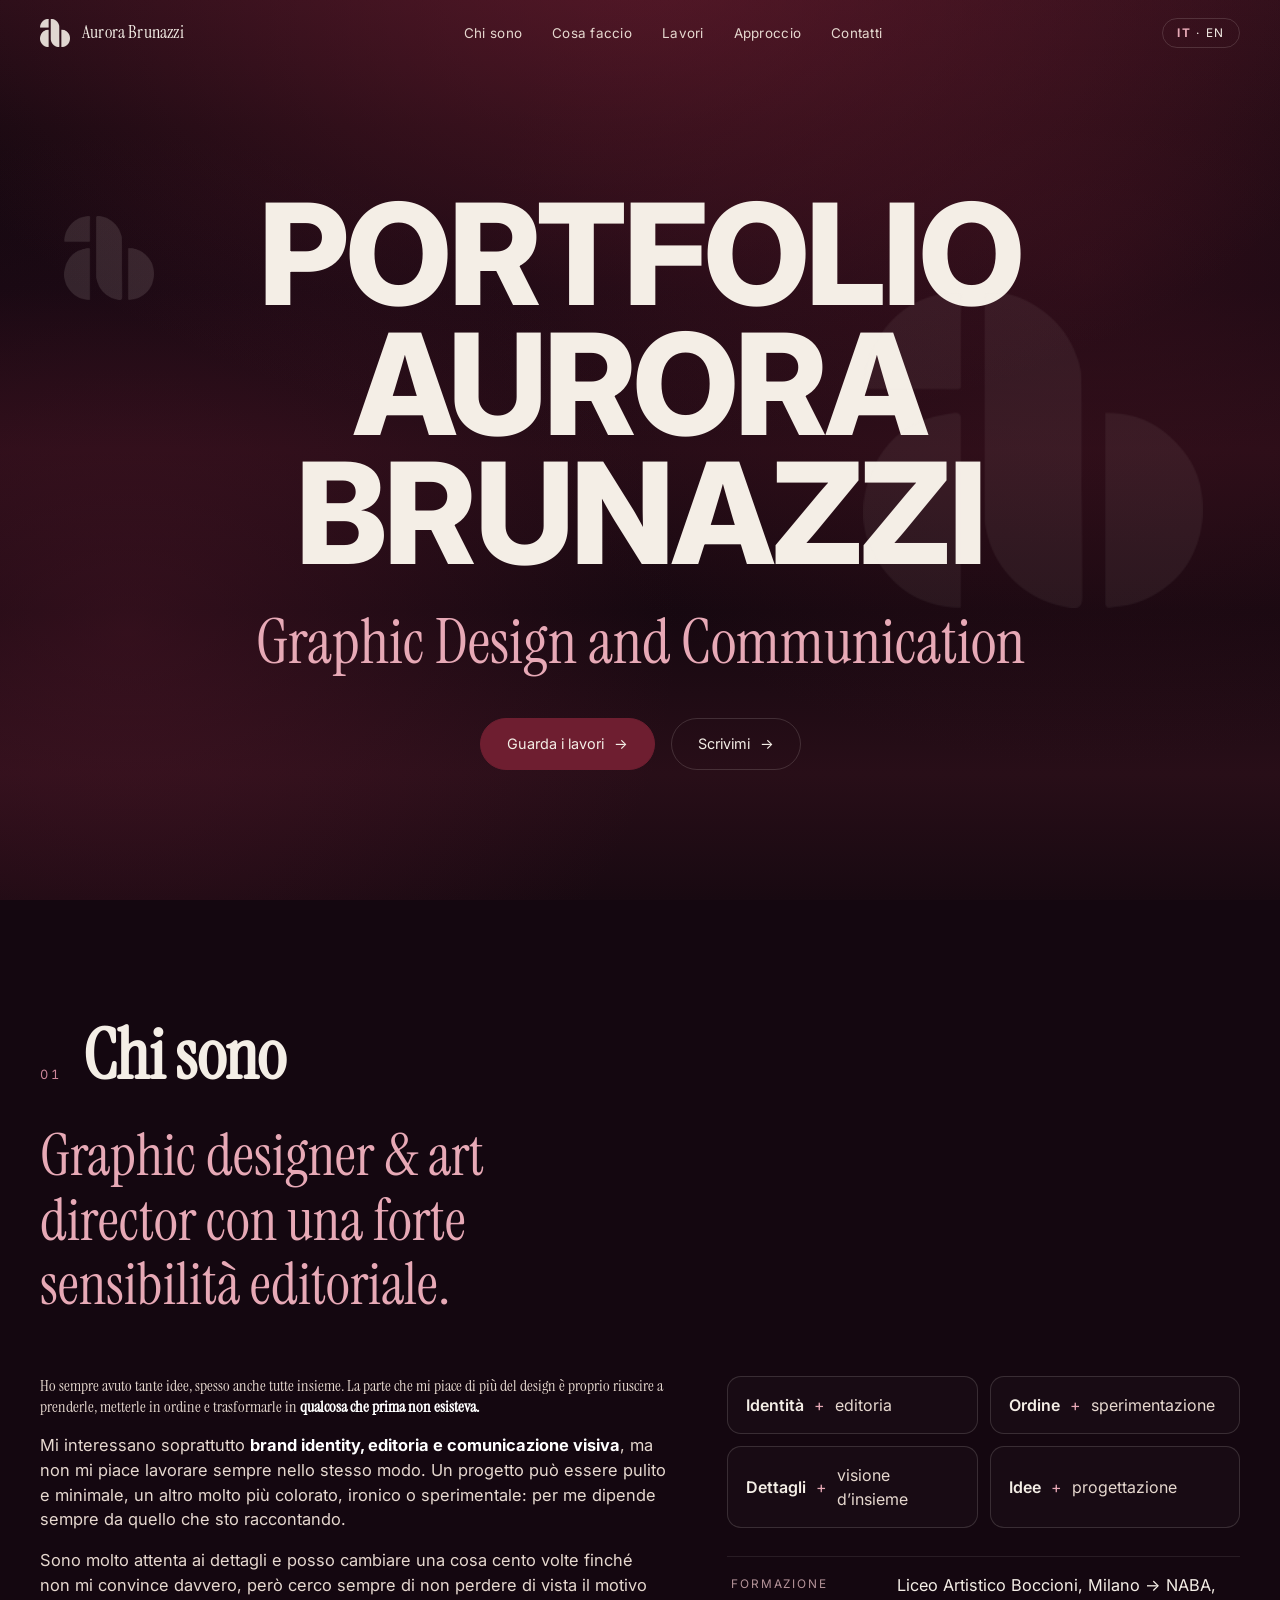
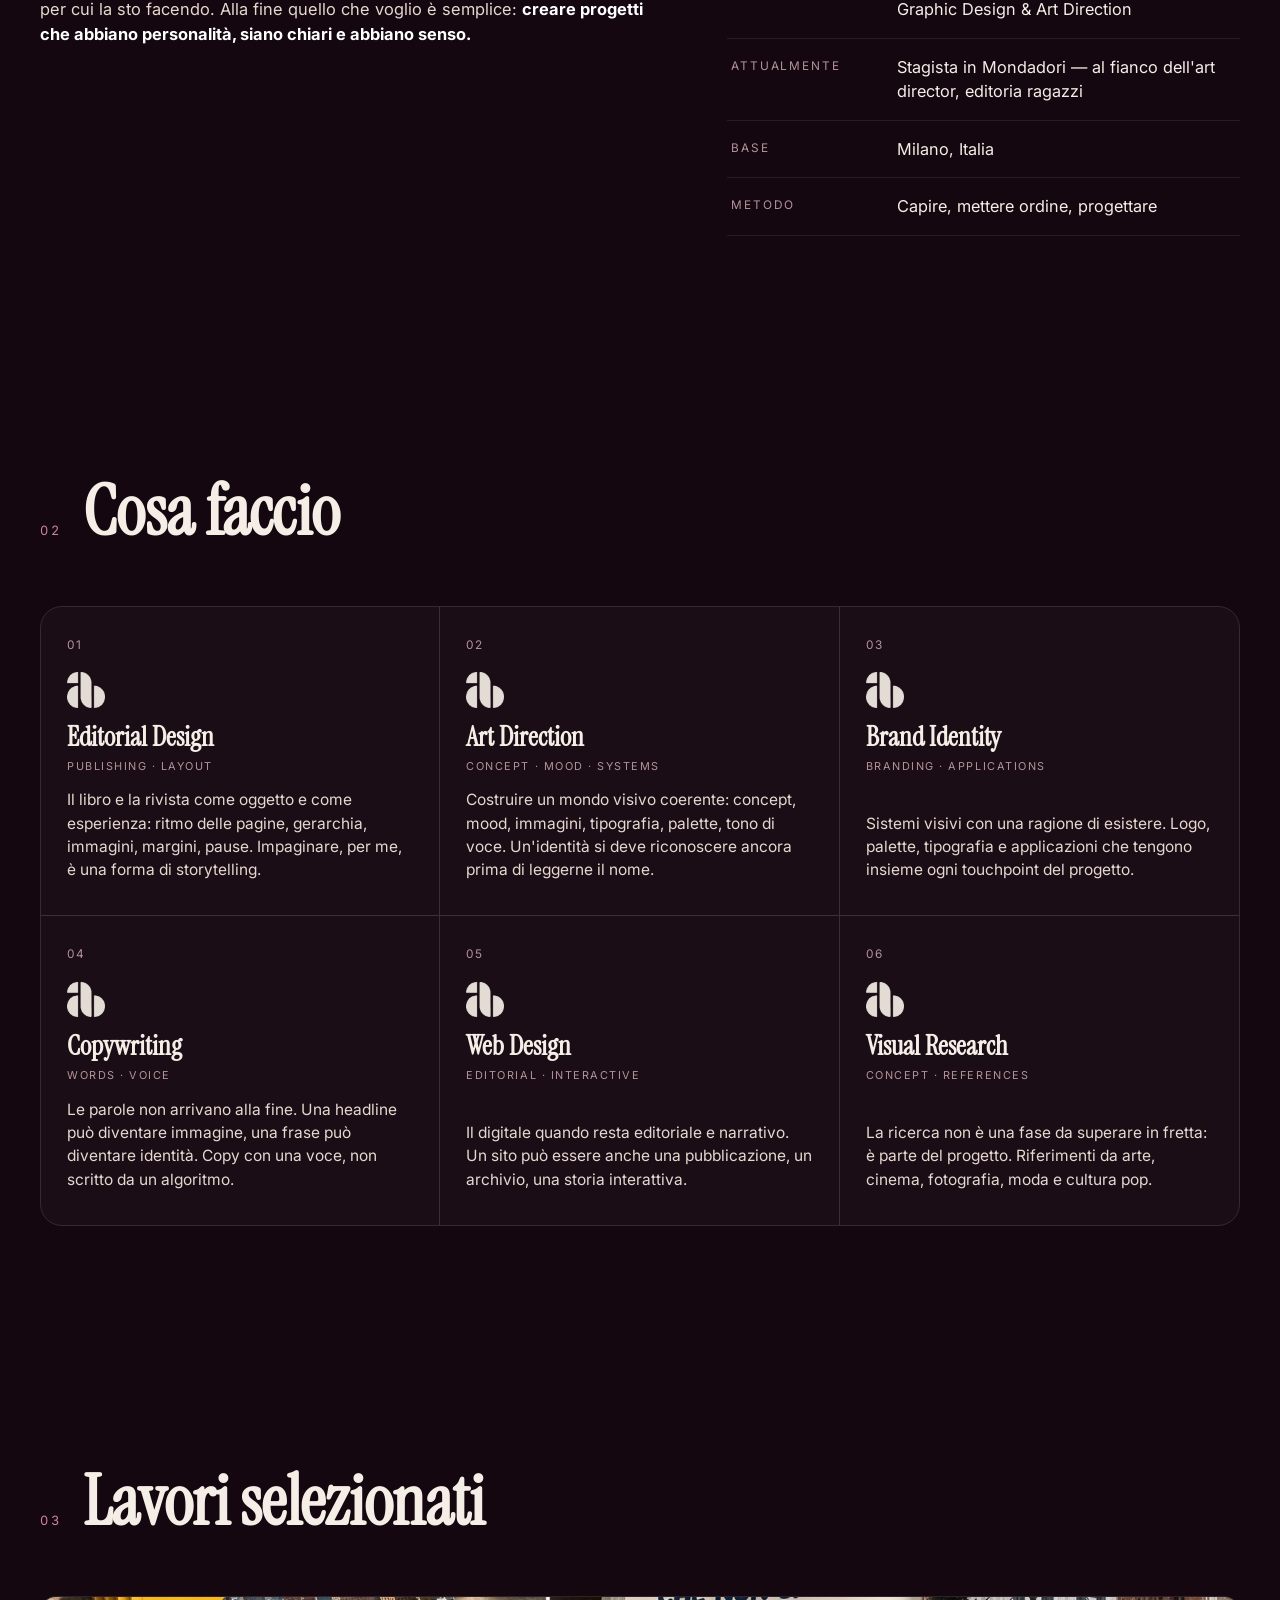
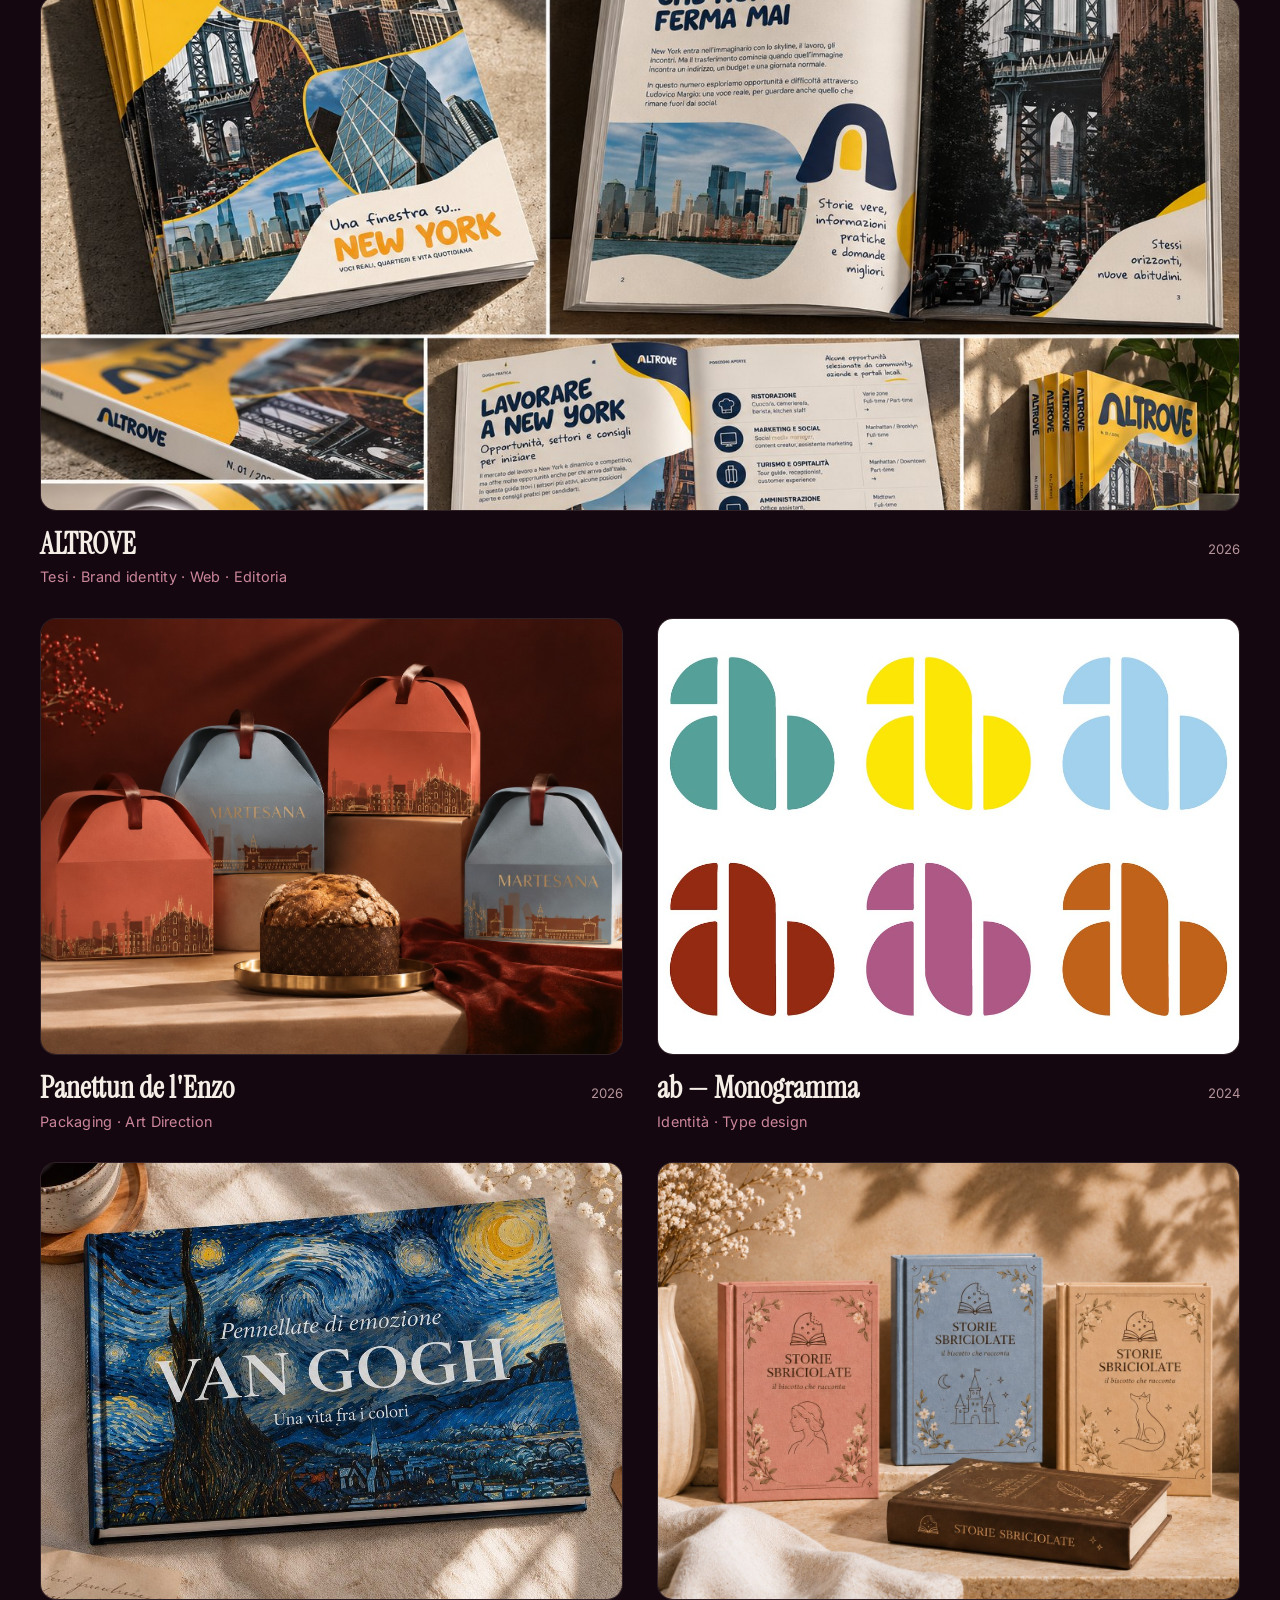
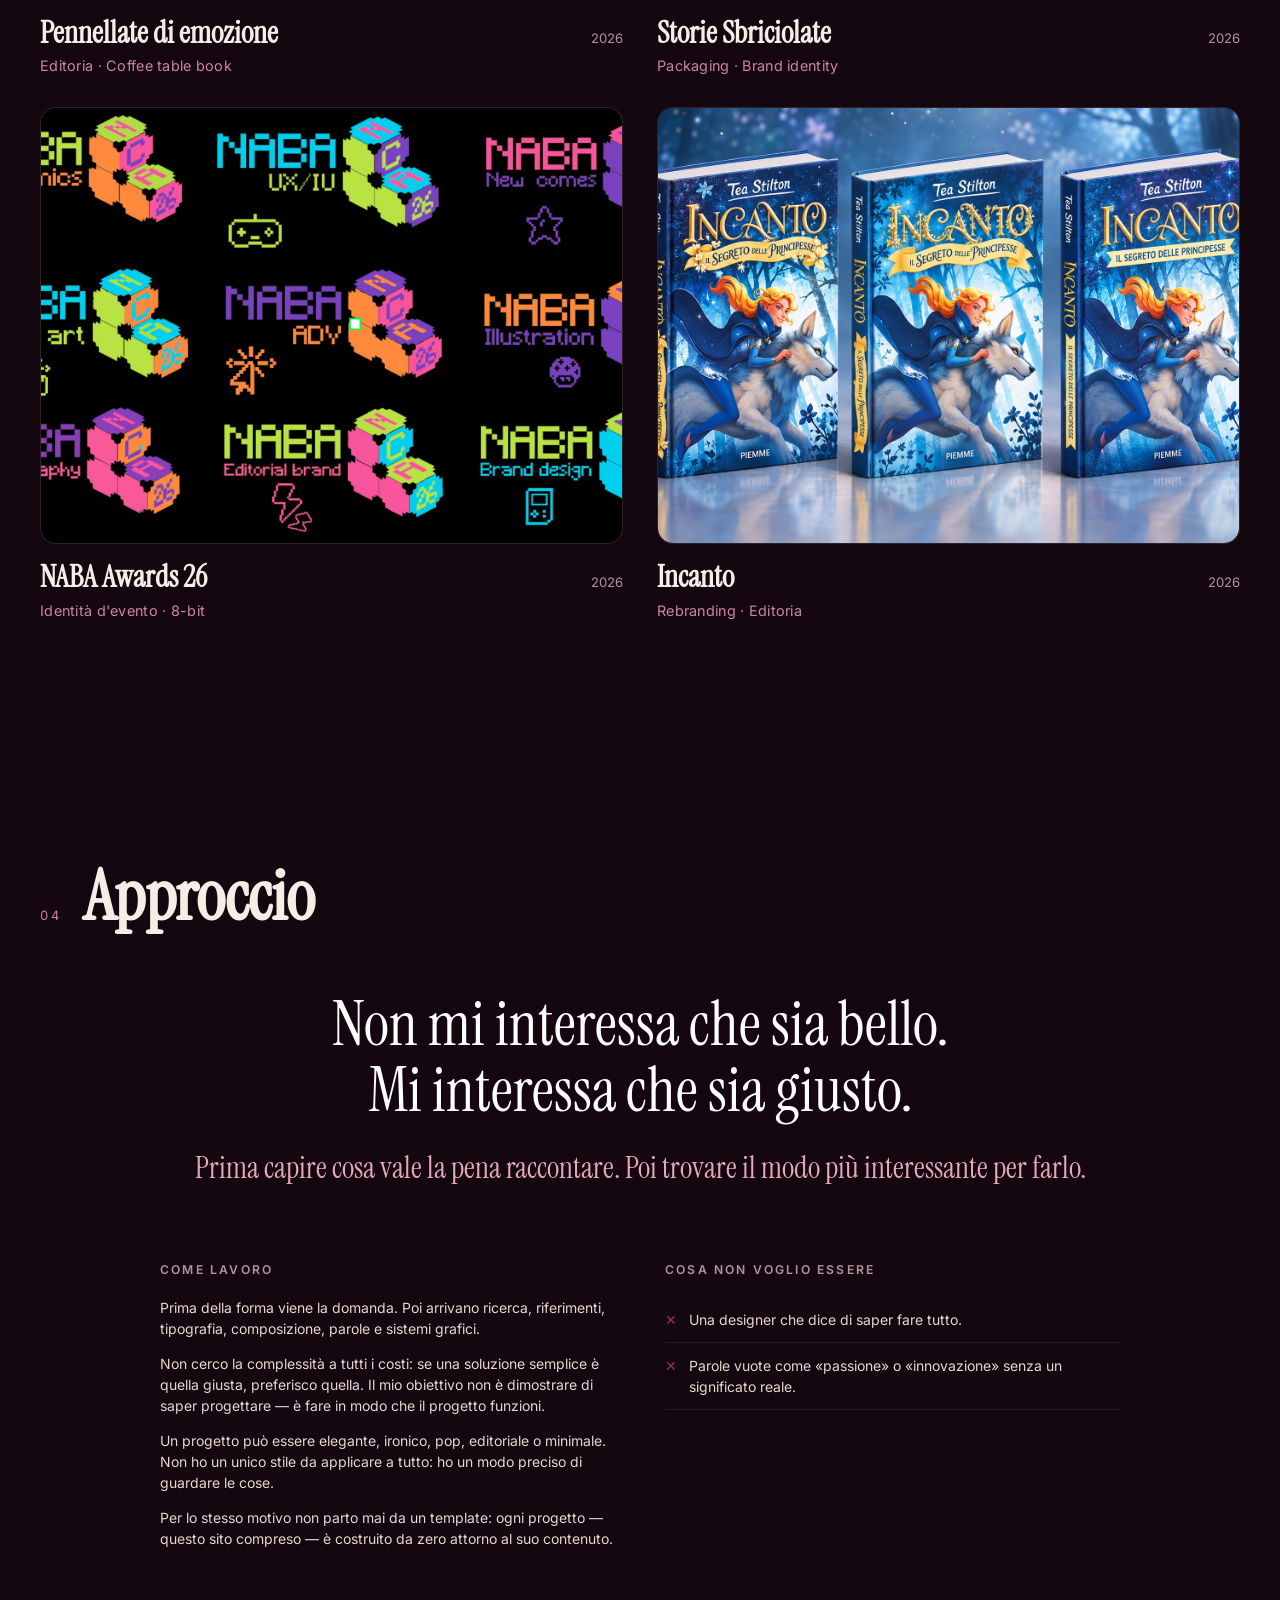
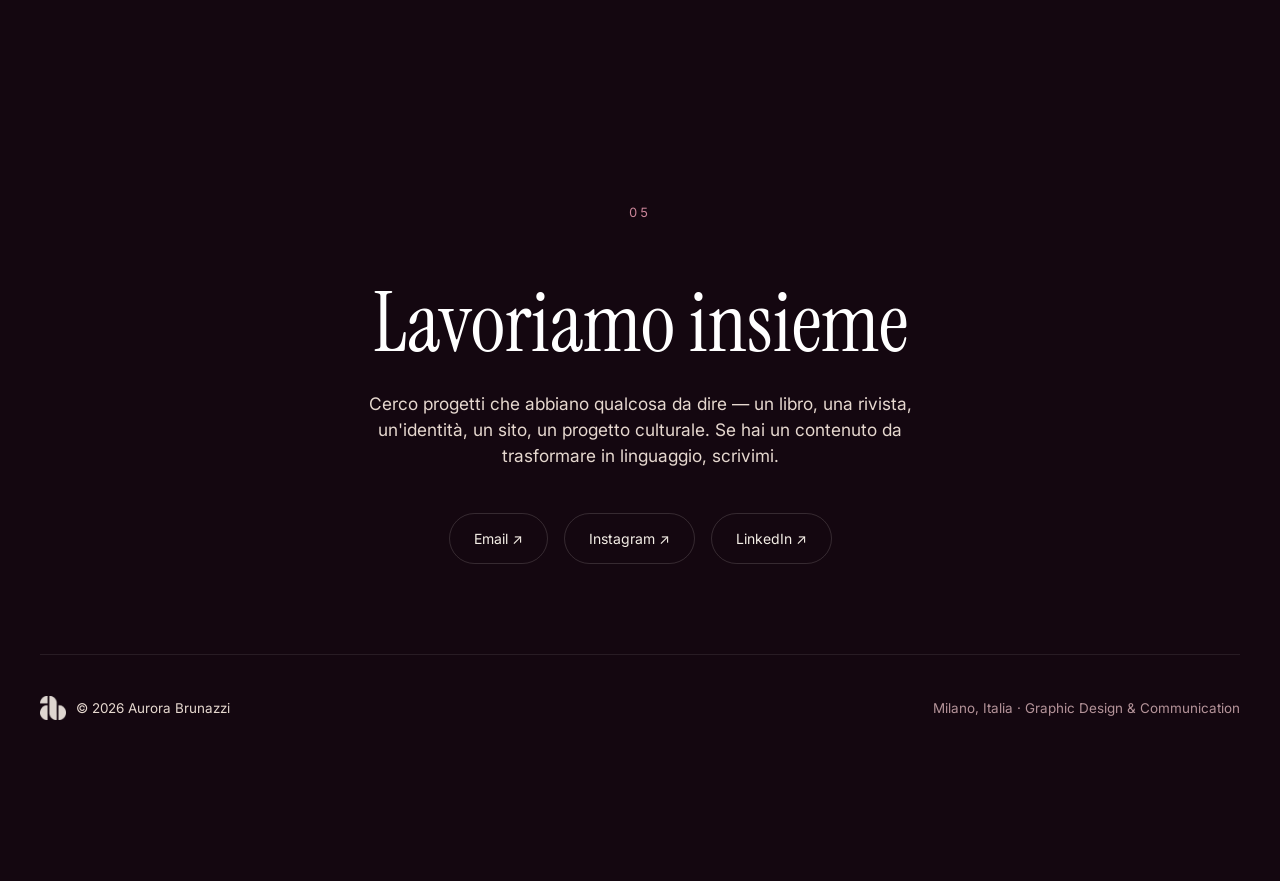
<file: index.html>
<!doctype html><html><head><meta charset=utf8><meta name=viewport content="width=device-width,initial-scale=1"><style>:root{color-scheme:light}body{margin:0;padding:0;font:14px -apple-system,BlinkMacSystemFont,sans-serif;background:#fff;color:#000}img{max-width:100%}[hidden]:not([hidden=until-found i]){display:none!important}</style></head><body>
<!doctype html><html lang="it"><head>
<meta charset="utf-8"><meta name="viewport" content="width=device-width,initial-scale=1">
<title>Aurora Brunazzi — Graphic designer e art director · Portfolio</title>
<meta name="description" content="Portfolio di Aurora Brunazzi — graphic designer e art director, Milano. Editoria, identità visiva, packaging.">
<link rel="icon" href="img01.png">
<link rel="preconnect" href="https://fonts.googleapis.com"><link rel="preconnect" href="https://fonts.gstatic.com" crossorigin>
<link href="https://fonts.googleapis.com/css2?family=Inter:wght@300;400;500;600;700;800&family=Instrument+Serif:ital@0;1&display=swap" rel="stylesheet">
<style>
*,*::before,*::after{box-sizing:border-box}
html{scroll-behavior:smooth}
body{margin:0}
:root{
  --ink:#F4EEE6; --ink2:#E6D8CF; --muted:#B49399;
  --bord:#6E1E30; --bord-deep:#481320; --bord-br:#9B2F4C; --wine:#3A0F1B;
  --rosa:#E7A9B6; --rosa2:#CC869A; --gold:#C8A25C;
  --line:rgba(244,238,230,.15); --line2:rgba(244,238,230,.09);
  --sans:'Inter',system-ui,-apple-system,sans-serif;
  --serif:'Instrument Serif',Georgia,serif;
  --mono:'Inter',monospace;
  --maxw:1280px;
}
body{
  font-family:var(--sans); color:var(--ink); background:#140710;
  -webkit-font-smoothing:antialiased; line-height:1.5; overflow-x:hidden;
  background-image:
    radial-gradient(1300px 820px at 50% -6%, rgba(120,32,52,.55) 0%, rgba(120,32,52,0) 60%),
    radial-gradient(1100px 900px at 85% 30%, rgba(74,20,34,.45) 0%, rgba(74,20,34,0) 55%),
    radial-gradient(1000px 900px at 10% 70%, rgba(92,26,46,.40) 0%, rgba(92,26,46,0) 55%),
    linear-gradient(180deg,#260D17 0%,#180911 14%,#120710 32%,#250C16 50%,#160810 68%,#280E18 86%,#180911 100%);
  background-attachment:fixed;
}
a{color:inherit;text-decoration:none}
img{display:block;max-width:100%}
.wrap{max-width:var(--maxw);margin:0 auto;padding:0 40px}
.eyebrow{font-size:.72rem;letter-spacing:.28em;text-transform:uppercase;color:var(--muted)}
h1,h2,h3,h4{margin:0;font-weight:600}
p{margin:0}
b{font-weight:700;color:#fff}

/* monogram watermark pattern */
.mono-mark{width:var(--mw,34px);height:var(--mw,34px);object-fit:contain;opacity:.9}

/* NAV */
.nav{position:fixed;top:0;left:0;right:0;z-index:50;display:flex;align-items:center;justify-content:space-between;
  padding:18px 40px;transition:background .3s,backdrop-filter .3s,border-color .3s;border-bottom:1px solid transparent}
.nav.scrolled{background:rgba(20,7,16,.72);backdrop-filter:blur(14px);border-bottom:1px solid var(--line2)}
.nav .brand{display:flex;align-items:center;gap:12px;font-family:var(--serif);font-size:1.15rem;letter-spacing:.01em}
.nav .links{display:flex;gap:30px;font-size:.84rem;letter-spacing:.02em}
.nav .links a{color:var(--ink2);transition:color .2s;position:relative}
.nav .links a:hover{color:#fff}
.nav .tools{display:flex;gap:10px;align-items:center}
.pill{border:1px solid var(--line);color:var(--ink);background:transparent;border-radius:30px;padding:7px 14px;
  font-size:.74rem;letter-spacing:.14em;cursor:pointer;transition:all .2s;font-family:var(--sans)}
.pill:hover{border-color:var(--rosa);color:var(--rosa)}
.pill b{color:var(--rosa);font-weight:700}

/* HERO */
.hero{min-height:100vh;display:flex;flex-direction:column;align-items:center;justify-content:center;
  text-align:center;position:relative;padding:150px 24px 90px}
.hero .badge{display:inline-flex;align-items:center;gap:9px;font-size:.78rem;letter-spacing:.06em;color:var(--ink2);margin-bottom:38px}
.hero .dot{width:8px;height:8px;border-radius:50%;background:var(--gold);box-shadow:0 0 0 4px rgba(200,162,92,.22)}
.hero h1{font-family:var(--sans);font-weight:800;text-transform:uppercase;letter-spacing:-.02em;
  font-size:clamp(3.2rem,11vw,9rem);line-height:.92;color:var(--ink)}
.hero h1 .pf{display:block;color:var(--ink)}
.hero .serif{font-family:var(--serif);font-size:clamp(2rem,5.4vw,3.9rem);line-height:1.05;margin-top:30px;color:var(--rosa)}
.hero .lead{max-width:640px;margin:34px auto 0;color:var(--ink2);font-size:1.08rem}
.hero .cta{margin-top:44px;display:flex;gap:16px;justify-content:center;flex-wrap:wrap}
.btn{border:1px solid var(--line);border-radius:40px;padding:14px 26px;font-size:.9rem;display:inline-flex;align-items:center;gap:10px;
  transition:all .25s;cursor:pointer;background:transparent;color:var(--ink);font-family:var(--sans)}
.btn:hover{background:var(--bord);border-color:var(--bord);color:#fff;transform:translateY(-2px)}
.btn.primary{background:var(--bord);border-color:var(--bord)}
.btn.primary:hover{background:var(--bord-br);border-color:var(--bord-br)}
.hero .mono-big{position:absolute;right:6%;top:50%;transform:translateY(-50%);width:min(30vw,340px);opacity:.06;pointer-events:none}
.hero .mono-big2{position:absolute;left:5%;top:24%;width:90px;opacity:.12;pointer-events:none}

/* SECTION shell */
.section{padding:120px 0;position:relative}
.sec-head{display:flex;align-items:baseline;gap:22px;flex-wrap:wrap;margin-bottom:60px}
.sec-head .n{font-size:.8rem;letter-spacing:.2em;color:var(--rosa2);font-variant-numeric:tabular-nums}
.sec-head h2{font-family:var(--serif);font-size:clamp(2.4rem,6vw,4.4rem);line-height:1;letter-spacing:-.01em}
.sec-head .sub{margin-left:auto;max-width:430px;color:var(--ink2);font-size:1.02rem}

/* ABOUT */
.chi-tagline{font-family:var(--serif);font-size:clamp(2.1rem,4.6vw,3.6rem);line-height:1.12;color:var(--rosa);max-width:20ch;margin:-26px 0 58px}
.about-grid{display:grid;grid-template-columns:1.1fr .9fr;gap:60px;align-items:start}
.about-lead{font-family:var(--serif);font-size:1.9rem;line-height:1.25;color:#fff;margin-bottom:26px}
.about-grid p{color:var(--ink2);margin-bottom:16px;font-size:1.03rem}
.pairs{display:grid;grid-template-columns:1fr 1fr;gap:12px;margin-bottom:28px}
.pair{border:1px solid var(--line);border-radius:14px;padding:16px 18px;display:flex;align-items:center;gap:10px;
  background:rgba(244,238,230,.02);transition:all .25s;font-size:1rem}
.pair:hover{background:var(--bord);border-color:var(--bord);transform:translateY(-3px)}
.pair .pl{color:var(--rosa)}
.pair:hover .pl{color:#fff}
.pair .a{font-weight:600}.pair .b{color:var(--ink2)}
.pair:hover .b,.pair:hover .a{color:#fff}
.facts{border-top:1px solid var(--line2)}
.fact{display:grid;grid-template-columns:150px 1fr;gap:16px;padding:16px 4px;border-bottom:1px solid var(--line2)}
.fact .k{font-size:.74rem;letter-spacing:.16em;text-transform:uppercase;color:var(--muted);padding-top:3px}
.fact .v{color:var(--ink);font-size:1.02rem}

/* SKILLS TABLE (the hover-colour grid she loves) */
.svc-grid{display:grid;grid-template-columns:repeat(3,1fr);border:1px solid var(--line);border-radius:22px;overflow:hidden}
.svc{padding:30px 26px 34px;border-right:1px solid var(--line);border-bottom:1px solid var(--line);
  background:rgba(244,238,230,.025);transition:background .28s,transform .28s;min-height:252px;display:flex;flex-direction:column;position:relative}
.svc:nth-child(3n){border-right:0}
.svc:nth-child(n+4){border-bottom:0}
.svc .num{font-size:.74rem;letter-spacing:.16em;color:var(--muted)}
.svc .mk{width:38px;height:38px;margin:16px 0 14px;opacity:.92}
.svc h3{font-family:var(--serif);font-size:1.7rem;line-height:1;margin-bottom:8px}
.svc .en{font-size:.68rem;text-transform:uppercase;letter-spacing:.14em;color:var(--muted);margin-bottom:14px}
.svc p{font-size:.97rem;color:var(--ink2);margin-top:auto}
.svc:hover{background:var(--sc);transform:translateY(-3px)}
.svc:hover .num,.svc:hover .en{color:rgba(255,255,255,.82)}
.svc:hover h3,.svc:hover p{color:#fff}

/* WORKS GRID */
.work-grid{display:grid;grid-template-columns:1fr 1fr;gap:30px 34px}
.card{cursor:pointer;display:flex;flex-direction:column}
.card .thumb{overflow:hidden;border-radius:16px;border:1px solid var(--line2);aspect-ratio:4/3;background:#1d0c13;position:relative}
.card .thumb img{width:100%;height:100%;object-fit:cover;transition:transform .6s cubic-bezier(.2,.7,.2,1)}
.card:hover .thumb img{transform:scale(1.045)}
.card .thumb::after{content:"Apri →";position:absolute;right:14px;bottom:14px;background:rgba(20,7,16,.72);
  border:1px solid var(--line);border-radius:30px;padding:7px 14px;font-size:.76rem;opacity:0;transform:translateY(6px);transition:all .3s;backdrop-filter:blur(6px)}
.card:hover .thumb::after{opacity:1;transform:none}
.card .meta{display:flex;justify-content:space-between;align-items:baseline;gap:14px;margin-top:18px}
.card h3{font-family:var(--serif);font-size:1.9rem;line-height:1}
.card .yr{font-size:.82rem;color:var(--muted)}
.card .cat{color:var(--rosa2);font-size:.9rem;margin-top:7px;letter-spacing:.02em}

/* MANIFESTO */
.manifesto{text-align:center;max-width:960px;margin:0 auto}
.manifesto .big{font-family:var(--serif);font-size:clamp(2.1rem,5.4vw,3.8rem);line-height:1.08;color:#fff}
.manifesto .sub{font-family:var(--serif);font-size:clamp(1.3rem,2.6vw,1.9rem);color:var(--rosa);margin-top:22px}
.mani-cols{display:grid;grid-template-columns:1fr 1fr;gap:50px;margin-top:70px;text-align:left}
.mani-cols h4{font-size:.76rem;letter-spacing:.18em;text-transform:uppercase;color:var(--muted);margin-bottom:18px}
.mani-cols p{color:var(--ink2);margin-bottom:14px}
.nope{list-style:none;padding:0;margin:0}
.nope li{padding:12px 0;border-bottom:1px solid var(--line2);color:var(--ink2);display:flex;gap:12px}
.nope li .x{color:var(--bord-br);font-weight:700}

/* CONTACT */
.contact{text-align:center}
.contact .big{font-family:var(--serif);font-size:clamp(2.6rem,7vw,5.2rem);line-height:1;color:#fff}
.contact .lead{max-width:620px;margin:26px auto 0;color:var(--ink2);font-size:1.08rem}
.contact .chan{display:flex;gap:16px;justify-content:center;flex-wrap:wrap;margin-top:44px}
.chan a{border:1px solid var(--line);border-radius:40px;padding:14px 24px;transition:all .25s;display:inline-flex;gap:10px;align-items:center}
.chan a:hover{background:var(--bord);border-color:var(--bord);color:#fff;transform:translateY(-2px)}
.foot{border-top:1px solid var(--line2);margin-top:90px;padding:40px 0;display:flex;justify-content:space-between;align-items:center;color:var(--muted);font-size:.84rem;flex-wrap:wrap;gap:16px}
.foot .brand{display:flex;align-items:center;gap:10px;color:var(--ink2)}

/* DETAIL OVERLAY */
.detail{position:fixed;inset:0;z-index:100;background:#120710;overflow-y:auto;opacity:0;visibility:hidden;transition:opacity .35s}
.detail.open{opacity:1;visibility:visible}
.detail-bg{position:fixed;inset:0;background-image:
  radial-gradient(1000px 700px at 80% -5%, rgba(120,32,52,.5) 0%,rgba(120,32,52,0) 60%),
  linear-gradient(180deg,#250D17,#140710 40%,#220C15);pointer-events:none}
.detail-close{position:fixed;top:22px;right:28px;z-index:3;border:1px solid var(--line);background:rgba(20,7,16,.6);
  color:var(--ink);border-radius:40px;padding:11px 20px;font-size:.84rem;cursor:pointer;backdrop-filter:blur(8px);transition:all .2s;font-family:var(--sans)}
.detail-close:hover{background:var(--bord);border-color:var(--bord);color:#fff}
.detail-inner{position:relative;z-index:2;max-width:1060px;margin:0 auto;padding:120px 40px 120px}
.detail .dhead{margin-bottom:54px}
.detail .dcat{color:var(--rosa2);font-size:.9rem;letter-spacing:.04em}
.detail .dtitle{font-family:var(--serif);font-size:clamp(2.8rem,7vw,5.4rem);line-height:1;margin:12px 0 20px}
.detail .dintro{font-size:1.25rem;color:var(--ink2);max-width:760px;font-family:var(--serif)}
.detail .meta-row{display:grid;grid-auto-flow:column;grid-auto-columns:1fr;gap:34px;margin-top:40px;border-top:1px solid var(--line2);padding-top:26px}
.detail .meta-row .k{font-size:.7rem;letter-spacing:.14em;text-transform:uppercase;color:var(--muted);margin-bottom:8px}
.detail .meta-row .v{font-size:.95rem;color:var(--ink);line-height:1.4;max-width:24ch}
.blk{margin:54px 0}
.blk.text{max-width:760px}
.blk.text h4{font-family:var(--serif);font-size:2rem;margin-bottom:16px;color:#fff}
.blk.text p{color:var(--ink2);font-size:1.08rem;line-height:1.6}
.blk .fig{border-radius:16px;overflow:hidden;border:1px solid var(--line2);background:#1d0c13}
.blk .fig img{width:100%}
.blk .duo{display:grid;grid-template-columns:1fr 1fr;gap:20px;align-items:start}
.blk .grid{display:grid;gap:16px}
.blk .grid.c2{grid-template-columns:repeat(2,1fr)}
.blk .grid.c3{grid-template-columns:repeat(3,1fr)}
.blk .grid.c4{grid-template-columns:repeat(4,1fr)}
.gfig{aspect-ratio:1;border-radius:14px;overflow:hidden;border:1px solid var(--line2);background:#0c0608}
.gfig img{width:100%;height:100%;object-fit:cover}
.gfig.contain{background:#160b11}
.gfig.contain img{object-fit:contain}
.blk .cap{color:var(--muted);font-size:.86rem;margin-top:12px;max-width:760px}
.feats{border:1px solid var(--line2);border-radius:16px;background:linear-gradient(180deg,rgba(155,47,76,.10),rgba(29,12,19,.35));padding:40px 36px}
.feats h5{text-align:center;font-family:var(--serif);font-size:1.6rem;color:#fff;margin:0 0 30px;letter-spacing:.01em}
.feats .row{display:grid;grid-auto-flow:column;grid-auto-columns:1fr}
.feats .it{text-align:center;padding:2px 24px}
.feats .it+.it{border-left:1px solid var(--line2)}
.feats .it svg{width:38px;height:38px;stroke:var(--gold);fill:none;stroke-width:1.4;stroke-linecap:round;stroke-linejoin:round;margin-bottom:18px}
.feats .it .ft{font-size:.8rem;letter-spacing:.17em;text-transform:uppercase;color:var(--rosa);margin-bottom:11px;font-weight:600}
.feats .it .fd{font-size:.85rem;line-height:1.5;color:var(--ink2)}
@media(max-width:820px){.feats{padding:36px 18px}.feats .row{grid-auto-flow:row;grid-auto-columns:auto;grid-template-columns:repeat(2,1fr);gap:34px 8px}.feats .it{border-left:0!important;padding:0 10px}.feats .it svg{margin-bottom:12px}}
.feats.palette .row{grid-auto-flow:column;grid-auto-columns:1fr}
.feats .sw{text-align:center;padding:2px 20px}
.feats .sw+.sw{border-left:1px solid var(--line2)}
.feats .sw .chip{display:block;width:84px;height:84px;border-radius:50%;margin:0 auto 18px;border:1px solid rgba(244,238,230,.14);box-shadow:0 6px 20px rgba(0,0,0,.28)}
.feats .sw .sn{font-size:.82rem;letter-spacing:.17em;text-transform:uppercase;color:var(--rosa);margin-bottom:9px;font-weight:600}
.feats .sw .sh{font-family:var(--sans);font-size:.9rem;color:var(--ink);letter-spacing:.04em}
.feats .sw .sc{font-size:.76rem;color:var(--muted);margin-top:4px;letter-spacing:.02em}
@media(max-width:820px){.feats.palette .row{grid-auto-flow:row;grid-template-columns:repeat(3,1fr);gap:30px 8px}.feats .sw{border-left:0!important;padding:0 10px}.feats .sw .chip{width:66px;height:66px;margin-bottom:12px}}
.feats.specs{padding:40px 36px}
.feats.specs .srows{display:grid;grid-template-columns:1fr 1fr;gap:0 56px}
.feats.specs .sr{border-top:1px solid var(--line2);padding:16px 2px}
.feats.specs .sk{font-size:.72rem;letter-spacing:.15em;text-transform:uppercase;color:var(--rosa);margin-bottom:6px;font-weight:600}
.feats.specs .sv{font-size:1rem;color:var(--ink);line-height:1.5}
@media(max-width:820px){.feats.specs{padding:34px 22px}.feats.specs .srows{grid-template-columns:1fr}}
.logoba{text-align:center;padding:30px 10px 10px}
.logoba .lb{max-width:620px;margin:0 auto}
.logoba .lbl{font-size:.72rem;letter-spacing:.22em;text-transform:uppercase;color:var(--muted);margin-bottom:18px}
.logoba .lbl.nw{color:var(--rosa)}
.logoba .lb img{max-width:100%;max-height:118px;height:auto;display:block;margin:0 auto}
.logoba .lbarr{margin:30px auto 32px}
.logoba .lbarr svg{width:32px;height:44px;stroke:var(--rosa2);fill:none;stroke-width:1.8;stroke-linecap:round;stroke-linejoin:round}
.titleba{padding:6px 0 2px}
.titleba .tbhd{font-family:var(--serif);font-style:italic;font-size:1.2rem;color:var(--ink2);text-align:center;margin-bottom:24px}
.titleba .tbrow{display:grid;grid-template-columns:1fr;gap:26px}
.titleba .tbfig{margin:0}
.titleba .tbtag{display:inline-flex;align-items:center;gap:8px;font-size:.66rem;letter-spacing:.2em;text-transform:uppercase;font-weight:600;padding:5px 13px;border-radius:40px;margin-bottom:12px}
.titleba .tbtag.old{color:#b9a99a;background:rgba(255,255,255,.055);border:1px solid var(--line2)}
.titleba .tbtag.new{color:#2a151a;background:var(--rosa)}
.titleba .tbtag .dot{width:7px;height:7px;border-radius:50%;background:currentColor;opacity:.8}
.titleba .tbimg{border-radius:7px;overflow:hidden;box-shadow:0 10px 34px rgba(0,0,0,.4),0 0 0 1px rgba(255,255,255,.05) inset}
.titleba .tbimg img{display:block;width:100%;height:auto}
.covergrid{padding:6px 0 2px}
.covergrid .cghd{font-family:var(--serif);font-style:italic;font-size:1.2rem;color:var(--ink2);text-align:center;margin-bottom:26px}
.covergrid .cgrow{display:grid;grid-template-columns:repeat(3,1fr);gap:22px}
.covergrid .cgfig{margin:0;text-align:center}
.covergrid .cgimg{border-radius:6px;overflow:hidden;box-shadow:0 12px 32px rgba(0,0,0,.42),0 0 0 1px rgba(255,255,255,.05) inset}
.covergrid .cgimg img{display:block;width:100%;height:auto}
.covergrid .cglab{margin-top:13px;font-size:.72rem;letter-spacing:.14em;text-transform:uppercase;color:var(--muted)}
@media(max-width:620px){.covergrid .cgrow{grid-template-columns:repeat(3,1fr);gap:9px}.covergrid .cglab{font-size:.56rem;letter-spacing:.06em}}
.dnav{display:flex;justify-content:space-between;border-top:1px solid var(--line2);margin-top:70px;padding-top:30px}
.dnav button{background:transparent;border:0;color:var(--ink2);font-family:var(--serif);font-size:1.5rem;cursor:pointer;transition:color .2s}
.dnav button:hover{color:var(--rosa)}

/* reveal */
.reveal{opacity:0;transform:translateY(26px);transition:opacity .7s cubic-bezier(.2,.7,.2,1),transform .7s cubic-bezier(.2,.7,.2,1)}
.reveal.in{opacity:1;transform:none}

@media(max-width:900px){
  .wrap{padding:0 22px}
  .nav{padding:14px 22px}
  .nav .links{display:none}
  .about-grid{grid-template-columns:1fr;gap:36px}
  .svc-grid{grid-template-columns:1fr 1fr}
  .svc:nth-child(3n){border-right:1px solid var(--line)}
  .svc:nth-child(2n){border-right:0}
  .svc:nth-child(n+4){border-bottom:1px solid var(--line)}
  .svc:nth-last-child(-n+2){border-bottom:0}
  .work-grid{grid-template-columns:1fr}
  .mani-cols{grid-template-columns:1fr;gap:34px}
  .detail .meta-row{grid-auto-flow:row;grid-auto-columns:auto;grid-template-columns:1fr 1fr}
  .blk .duo{grid-template-columns:1fr}
  .hero .mono-big{display:none}
  .sec-head .sub{margin-left:0}
}
@media(max-width:560px){
  .svc-grid{grid-template-columns:1fr}
  .svc{border-right:0!important}
  .pairs{grid-template-columns:1fr}
  .detail .meta-row{grid-auto-flow:row;grid-auto-columns:auto;grid-template-columns:1fr}
  .fact{grid-template-columns:1fr;gap:2px}
}
</style></head><body>

<nav class="nav" id="nav">
  <a class="brand" href="#top"><img class="mono-mark" style="--mw:30px" src="img02.png" alt="ab"> Aurora Brunazzi</a>
  <div class="links">
    <a href="#chi" data-i18n="nav1">Chi sono</a>
    <a href="#cosa" data-i18n="nav2">Cosa faccio</a>
    <a href="#lavori" data-i18n="nav3">Lavori</a>
    <a href="#approccio" data-i18n="nav4">Approccio</a>
    <a href="#contatti" data-i18n="nav5">Contatti</a>
  </div>
  <div class="tools"><button class="pill" id="lang"><b>IT</b> · EN</button></div>
</nav>

<header class="hero" id="top">
  <img class="mono-big" src="img02.png" alt=""><img class="mono-big2" src="img02.png" alt="">
  <h1><span class="pf">Portfolio</span><span class="pf">Aurora</span><span class="pf">Brunazzi</span></h1>
  <div class="serif">Graphic Design and Communication</div>
  <div class="cta">
    <a class="btn primary" href="#lavori"><span data-i18n="cta1">Guarda i lavori</span> →</a>
    <a class="btn" href="#contatti"><span data-i18n="cta2">Scrivimi</span> →</a>
  </div>
</header>

<section class="section" id="chi"><div class="wrap">
  <div class="sec-head reveal"><span class="n">01</span><h2 data-i18n="chi_h">Chi sono</h2></div>
  <p class="chi-tagline reveal" data-i18n="chi_sub">Graphic designer &amp; art director con una forte sensibilità editoriale.</p>
  <div class="about-grid">
    <div class="reveal">
      <p class="about-lead" data-i18n="chi_p1">Ho sempre avuto tante idee, spesso anche tutte insieme. La parte che mi piace di più del design è proprio riuscire a prenderle, metterle in ordine e trasformarle in <b>qualcosa che prima non esisteva.</b></p>
      <p data-i18n="chi_p2">Mi interessano soprattutto <b>brand identity, editoria e comunicazione visiva</b>, ma non mi piace lavorare sempre nello stesso modo. Un progetto può essere pulito e minimale, un altro molto più colorato, ironico o sperimentale: per me dipende sempre da quello che sto raccontando.</p>
      <p data-i18n="chi_p3">Sono molto attenta ai dettagli e posso cambiare una cosa cento volte finché non mi convince davvero, però cerco sempre di non perdere di vista il motivo per cui la sto facendo. Alla fine quello che voglio è semplice: <b>creare progetti che abbiano personalità, siano chiari e abbiano senso.</b></p>
    </div>
    <div class="reveal">
      <div class="pairs">
        <div class="pair"><span class="a" data-i18n="pr1a">Identità</span><span class="pl">+</span><span class="b" data-i18n="pr1b">editoria</span></div>
        <div class="pair"><span class="a" data-i18n="pr2a">Ordine</span><span class="pl">+</span><span class="b" data-i18n="pr2b">sperimentazione</span></div>
        <div class="pair"><span class="a" data-i18n="pr3a">Dettagli</span><span class="pl">+</span><span class="b" data-i18n="pr3b">visione d’insieme</span></div>
        <div class="pair"><span class="a" data-i18n="pr4a">Idee</span><span class="pl">+</span><span class="b" data-i18n="pr4b">progettazione</span></div>
      </div>
      <div class="facts">
        <div class="fact"><span class="k" data-i18n="f1k">Formazione</span><span class="v" data-i18n="f1v">Liceo Artistico Boccioni, Milano → NABA, Graphic Design &amp; Art Direction</span></div>
        <div class="fact"><span class="k" data-i18n="f2k">Attualmente</span><span class="v" data-i18n="f2v">Stagista in Mondadori — al fianco dell'art director, editoria ragazzi</span></div>
        <div class="fact"><span class="k" data-i18n="f3k">Base</span><span class="v" data-i18n="f3v">Milano, Italia</span></div>
        <div class="fact"><span class="k" data-i18n="f4k">Metodo</span><span class="v" data-i18n="f4v">Capire, mettere ordine, progettare</span></div>
      </div>
    </div>
  </div>
</div></section>

<section class="section" id="cosa"><div class="wrap">
  <div class="sec-head reveal"><span class="n">02</span><h2 data-i18n="cosa_h">Cosa faccio</h2></div>
  <div class="svc-grid"><div class="svc reveal" style="--sc:#7E2238">
          <span class="num">01</span>
          <img class="mk mono-mark" src="img02.png" alt="">
          <h3>Editorial Design</h3>
          <span class="en">Publishing · Layout</span>
          <p data-i18n="svc0">Il libro e la rivista come oggetto e come esperienza: ritmo delle pagine, gerarchia, immagini, margini, pause. Impaginare, per me, è una forma di storytelling.</p>
        </div><div class="svc reveal" style="--sc:#9B2F4C">
          <span class="num">02</span>
          <img class="mk mono-mark" src="img02.png" alt="">
          <h3>Art Direction</h3>
          <span class="en">Concept · Mood · Systems</span>
          <p data-i18n="svc1">Costruire un mondo visivo coerente: concept, mood, immagini, tipografia, palette, tono di voce. Un'identità si deve riconoscere ancora prima di leggerne il nome.</p>
        </div><div class="svc reveal" style="--sc:#B24A66">
          <span class="num">03</span>
          <img class="mk mono-mark" src="img02.png" alt="">
          <h3>Brand Identity</h3>
          <span class="en">Branding · Applications</span>
          <p data-i18n="svc2">Sistemi visivi con una ragione di esistere. Logo, palette, tipografia e applicazioni che tengono insieme ogni touchpoint del progetto.</p>
        </div><div class="svc reveal" style="--sc:#6E1E30">
          <span class="num">04</span>
          <img class="mk mono-mark" src="img02.png" alt="">
          <h3>Copywriting</h3>
          <span class="en">Words · Voice</span>
          <p data-i18n="svc3">Le parole non arrivano alla fine. Una headline può diventare immagine, una frase può diventare identità. Copy con una voce, non scritto da un algoritmo.</p>
        </div><div class="svc reveal" style="--sc:#A84A62">
          <span class="num">05</span>
          <img class="mk mono-mark" src="img02.png" alt="">
          <h3>Web Design</h3>
          <span class="en">Editorial · Interactive</span>
          <p data-i18n="svc4">Il digitale quando resta editoriale e narrativo. Un sito può essere anche una pubblicazione, un archivio, una storia interattiva.</p>
        </div><div class="svc reveal" style="--sc:#8B2740">
          <span class="num">06</span>
          <img class="mk mono-mark" src="img02.png" alt="">
          <h3>Visual Research</h3>
          <span class="en">Concept · References</span>
          <p data-i18n="svc5">La ricerca non è una fase da superare in fretta: è parte del progetto. Riferimenti da arte, cinema, fotografia, moda e cultura pop.</p>
        </div></div>
</div></section>

<section class="section" id="lavori"><div class="wrap">
  <div class="sec-head reveal"><span class="n">03</span><h2 data-i18n="lav_h">Lavori selezionati</h2></div>
  <div class="work-grid"><div class="card reveal" data-proj="altrove">
          <div class="thumb"><img src="alt_hero.jpg" alt="ALTROVE"></div>
          <div class="meta"><h3>ALTROVE</h3><span class="yr">2026</span></div>
          <div class="cat" data-i18n="cat_altrove">Tesi · Brand identity · Web · Editoria</div>
        </div><div class="card reveal" data-proj="martesana">
          <div class="thumb"><img src="img03.jpg" alt="Panettun de l&#x27;Enzo"></div>
          <div class="meta"><h3>Panettun de l&#x27;Enzo</h3><span class="yr">2026</span></div>
          <div class="cat" data-i18n="cat_martesana">Packaging · Art Direction</div>
        </div><div class="card reveal" data-proj="mono">
          <div class="thumb"><img src="img04.jpg" alt="ab — Monogramma"></div>
          <div class="meta"><h3>ab — Monogramma</h3><span class="yr">2024</span></div>
          <div class="cat" data-i18n="cat_mono">Identità · Type design</div>
        </div><div class="card reveal" data-proj="vangogh">
          <div class="thumb"><img src="img05.jpg" alt="Pennellate di emozione"></div>
          <div class="meta"><h3>Pennellate di emozione</h3><span class="yr">2026</span></div>
          <div class="cat" data-i18n="cat_vangogh">Editoria · Coffee table book</div>
        </div><div class="card reveal" data-proj="storie">
          <div class="thumb"><img src="img06.jpg" alt="Storie Sbriciolate"></div>
          <div class="meta"><h3>Storie Sbriciolate</h3><span class="yr">2026</span></div>
          <div class="cat" data-i18n="cat_storie">Packaging · Brand identity</div>
        </div><div class="card reveal" data-proj="naba">
          <div class="thumb"><img src="img07.jpg" alt="NABA Awards 26"></div>
          <div class="meta"><h3>NABA Awards 26</h3><span class="yr">2026</span></div>
          <div class="cat" data-i18n="cat_naba">Identità d&#x27;evento · 8-bit</div>
        </div><div class="card reveal" data-proj="incanto">
          <div class="thumb"><img src="img08.jpg" alt="Incanto"></div>
          <div class="meta"><h3>Incanto</h3><span class="yr">2026</span></div>
          <div class="cat" data-i18n="cat_incanto">Rebranding · Editoria</div>
        </div></div>
</div></section>

<section class="section" id="approccio"><div class="wrap">
  <div class="sec-head reveal"><span class="n">04</span><h2 data-i18n="app_h">Approccio</h2></div>
  <div class="manifesto">
    <p class="big reveal" data-i18n="app_big">Non mi interessa che sia bello.<br>Mi interessa che sia giusto.</p>
    <p class="sub reveal" data-i18n="app_sub">Prima capire cosa vale la pena raccontare. Poi trovare il modo più interessante per farlo.</p>
    <div class="mani-cols">
      <div class="reveal"><h4 data-i18n="app_c1">Come lavoro</h4>
        <p data-i18n="app_w1">Prima della forma viene la domanda. Poi arrivano ricerca, riferimenti, tipografia, composizione, parole e sistemi grafici.</p>
        <p data-i18n="app_w2">Non cerco la complessità a tutti i costi: se una soluzione semplice è quella giusta, preferisco quella. Il mio obiettivo non è dimostrare di saper progettare — è fare in modo che il progetto funzioni.</p>
        <p data-i18n="app_w3">Un progetto può essere elegante, ironico, pop, editoriale o minimale. Non ho un unico stile da applicare a tutto: ho un modo preciso di guardare le cose.</p>
        <p data-i18n="app_w4">Per lo stesso motivo non parto mai da un template: ogni progetto — questo sito compreso — è costruito da zero attorno al suo contenuto.</p>
      </div>
      <div class="reveal"><h4 data-i18n="app_c2">Cosa non voglio essere</h4>
        <ul class="nope">
          <li><span class="x">✕</span><span data-i18n="np1">Una designer che dice di saper fare tutto.</span></li>
          <li><span class="x">✕</span><span data-i18n="np2">Parole vuote come «passione» o «innovazione» senza un significato reale.</span></li>
        </ul>
      </div>
    </div>
  </div>
</div></section>

<section class="section contact" id="contatti"><div class="wrap">
  <div class="sec-head reveal" style="justify-content:center"><span class="n">05</span></div>
  <p class="big reveal" data-i18n="con_big">Lavoriamo insieme</p>
  <p class="lead reveal" data-i18n="con_p">Cerco progetti che abbiano qualcosa da dire — un libro, una rivista, un'identità, un sito, un progetto culturale. Se hai un contenuto da trasformare in linguaggio, scrivimi.</p>
  <div class="chan reveal">
    <a href="mailto:brunazziaurora@gmail.com">Email ↗</a>
    <a href="https://www.instagram.com/___auro.ra___/" target="_blank" rel="noopener">Instagram ↗</a>
    <a href="https://www.linkedin.com/in/aurora-brunazzi-007321263/" target="_blank" rel="noopener">LinkedIn ↗</a>
  </div>
  <div class="foot">
    <span class="brand"><img class="mono-mark" style="--mw:26px" src="img02.png" alt="ab"> © 2026 Aurora Brunazzi</span>
    <span>Milano, Italia · Graphic Design &amp; Communication</span>
  </div>
</div></section>

<div class="detail" id="detail"><div class="detail-bg"></div>
  <button class="detail-close" id="dclose" data-i18n="close">Chiudi ✕</button>
  <div class="detail-inner" id="dinner"></div>
</div>

<script>window.DET={"altrove": {"title": "ALTROVE", "cat_it": "Tesi · Brand identity · Web · Editoria", "cat_en": "Thesis · Brand identity · Web · Publishing", "year": "2026", "intro_it": "<b>Una porta su nuovi orizzonti.</b> Il mio progetto di tesi: una piattaforma editoriale e digitale per gli italiani che vivono all’estero e per chi sta pensando di partire. Dalla ricerca alla brand identity, dal sito alla campagna, dalla newsletter al magazine: un sistema progettato in ogni suo touchpoint.", "intro_en": "<b>A door to new horizons.</b> My thesis project: an editorial and digital platform for Italians living abroad and for anyone thinking of leaving. From research to brand identity, from website to campaign, from newsletter to magazine: a system designed across every touchpoint.", "blocks": [{"t": "meta", "pairs": [["Ruolo / Role", "Ricerca, concept, brand identity, web design, art direction, editoria"], ["Contesto / Context", "Tesi di Diploma Accademico · Graphic Design and Art Direction · NABA Milano"], ["Relatore / Advisor", "Prof. Giulio Bordonaro"], ["Anno / Year", "2025/26"], ["Strumenti / Tools", "Figma, Framer, React, Google Apps Script, Brevo, InDesign, Illustrator"]]}, {"t": "text", "it_h": "Da dove nasce — una domanda personale", "en_h": "Where it began — a personal question", "it": "Ho sempre viaggiato moltissimo, fin da bambina. Crescendo ho iniziato a guardare i luoghi in modo diverso: non solo cosa vedere, ma <b>come sarebbe stato restare</b>. Visitare un luogo può generare una domanda semplice — «Potrei vivere qui?» — ed è proprio quella domanda a segnare il confine tra il viaggio e il trasferimento. Nello spazio tra il desiderio di andare altrove e la possibilità concreta di viverci è nato ALTROVE.", "en": "I have always travelled a lot, since I was a child. Growing up, I started looking at places differently: not just what to see, but <b>what it would be like to stay</b>. Visiting a place can raise a simple question — “Could I live here?” — and that question marks the line between travelling and moving. ALTROVE was born in the space between the wish to go elsewhere and the real possibility of living there."}, {"t": "duo", "a": "alt_child.jpg", "b": "alt_nysky.jpg", "it": "Io, Milano 2006 — e la città che è diventata il caso studio del progetto: New York.", "en": "Me, Milan 2006 — and the city that became the project’s case study: New York."}, {"t": "text", "it_h": "La ricerca — la mobilità degli italiani all’estero", "en_h": "Research — Italians on the move", "it": "Al 31 dicembre 2024 gli italiani residenti all’estero sono <b>6.381.536</b>: oltre 243 mila in più in dodici mesi, circa +4%. Più di un cittadino ogni dieci residenti in Italia. Il 54% vive in Europa, il 40,9% nel continente americano. Ho ripercorso la storia delle partenze — dalle grandi migrazioni del Novecento alle nuove geografie della mobilità — fino al passaggio <b>dalla necessità al desiderio</b>, e ho analizzato le informazioni già disponibili, frammentate tra portali, gruppi social e fonti istituzionali.", "en": "As of 31 December 2024, <b>6,381,536</b> Italian citizens live abroad: over 243,000 more in twelve months, about +4%. More than one in ten residents of Italy. 54% live in Europe, 40.9% in the Americas. I traced the history of Italian departures — from the great twentieth‑century migrations to today’s new geographies — up to the shift <b>from necessity to desire</b>, and analysed the information already available, scattered across portals, social groups and official sources."}, {"t": "specs", "it_h": "I numeri (ISTAT, Fondazione Migrantes, AIRE)", "en_h": "The numbers (ISTAT, Fondazione Migrantes, AIRE)", "items": [{"it_h": "Italiani all’estero", "en_h": "Italians abroad", "it": "6.381.536 al 31/12/2024", "en": "6,381,536 as of 31/12/2024"}, {"it_h": "In un anno", "en_h": "In one year", "it": "+243 mila, circa +4%", "en": "+243,000, about +4%"}, {"it_h": "Europa", "en_h": "Europe", "it": "54% del totale", "en": "54% of the total"}, {"it_h": "Americhe", "en_h": "Americas", "it": "40,9% del totale", "en": "40.9% of the total"}]}, {"t": "full", "img": "alt_hist.jpg", "it": "Emigranti italiani in partenza dalla Stazione Centrale di Milano, 1951 (Archivio Publifoto, Intesa Sanpaolo).", "en": "Italian emigrants leaving Milano Centrale station, 1951 (Publifoto Archive, Intesa Sanpaolo)."}, {"t": "text", "it_h": "Le voci — sette interviste", "en_h": "The voices — seven interviews", "it": "Ho intervistato <b>tre giovani</b> che stanno pensando di partire — Emma, Sara e Michela — e <b>quattro italiani</b> che sono già partiti — Fausto, Ida, Ludovico ed Emilio — con una ricerca sul campo a New York. Ne è emersa una mappa dei bisogni, oltre a una mappa delle destinazioni, e tre criteri di progetto: <b>rendere reperibili le informazioni</b>, <b>dare spazio a testimonianze contestualizzate</b>, <b>facilitare il confronto fra persone</b>. Senza mai presentare la partenza come l’unica forma possibile di realizzazione.", "en": "I interviewed <b>three young people</b> thinking about leaving — Emma, Sara and Michela — and <b>four Italians</b> who already left — Fausto, Ida, Ludovico and Emilio — including field research in New York. What emerged was a map of needs, not just of destinations, and three design criteria: <b>make information findable</b>, <b>give room to contextualised stories</b>, <b>help people compare notes</b>. Without ever presenting leaving as the only path to fulfilment."}, {"t": "full", "img": "alt_nybridge.jpg", "it": "New York, il caso studio: qui ho raccolto direttamente le testimonianze di chi vive la città.", "en": "New York, the case study: where I collected first‑hand stories from people living in the city."}, {"t": "text", "it_h": "Il concept — una soglia", "en_h": "The concept — a threshold", "it": "Il concept di ALTROVE è una <b>soglia</b>: un passaggio verso nuove possibilità che non cancella il luogo da cui si proviene. «Altrove» indica un luogo che non è qui — distanza, desiderio, possibilità di scelta — e può essere una città concreta o una condizione della mente. <i>Prima di essere un luogo, l’altrove è una domanda: cosa esiste oltre il punto in cui mi trovo adesso?</i>", "en": "ALTROVE’s concept is a <b>threshold</b>: a passage towards new possibilities that does not erase where you come from. “Altrove” (elsewhere) names a place that is not here — distance, desire, choice — and it can be a real city or a state of mind. <i>Before being a place, elsewhere is a question: what lies beyond where I stand right now?</i>"}, {"t": "features", "it_h": "Mission, vision e valori", "en_h": "Mission, vision and values", "items": [{"icon": "", "it_h": "Mission", "en_h": "Mission", "it": "Aiutare le persone a orientarsi nell’esperienza di vivere all’estero, con informazioni organizzate e testimonianze riconoscibili.", "en": "Helping people find their way in the experience of living abroad, with organised information and recognisable stories."}, {"icon": "", "it_h": "Vision", "en_h": "Vision", "it": "Una rete editoriale di città e persone, in cui ogni esperienza resta riconoscibile.", "en": "An editorial network of cities and people, where every experience stays recognisable."}, {"icon": "", "it_h": "Valori", "en_h": "Values", "it": "Autenticità, chiarezza, accoglienza, responsabilità, apertura.", "en": "Authenticity, clarity, welcome, responsibility, openness."}, {"icon": "", "it_h": "USP", "en_h": "USP", "it": "Raduna in un unico spazio le informazioni oggi sparse tra mille portali.", "en": "Brings together, in one place, information scattered across countless portals."}]}, {"t": "text", "it_h": "Target, personas e posizionamento", "en_h": "Audience, personas and positioning", "it": "Tre personas per tre momenti dello stesso percorso: <b>Luca, 22 anni</b> — «So di voler cambiare, ma non so ancora dove andare» (immaginare); <b>Giulia, 24 anni</b> — «So dove vorrei andare, ora devo capire come» (prepararsi); <b>Martina, 24 anni, a Berlino</b> — «Vivo già qui e quello che ho imparato può servire a qualcun altro» (vivere). Nel posizionamento ALTROVE non è una guida, un forum o un social generalista: è il sistema che mette insieme informazioni pratiche, testimonianze reali e community.", "en": "Three personas for three moments of the same journey: <b>Luca, 22</b> — “I know I want a change, but not where yet” (imagining); <b>Giulia, 24</b> — “I know where I’d like to go, now I need to work out how” (preparing); <b>Martina, 24, in Berlin</b> — “I already live here, and what I’ve learned could help someone else” (living). ALTROVE is not a guide, a forum or a generic social network: it is the system that joins practical information, real stories and community."}, {"t": "full", "img": "alt_positioning.jpg", "it": "La mappa di posizionamento: tra viaggio breve e vita all’estero, tra singola necessità e visione completa.", "en": "The positioning map: between short trips and life abroad, between single needs and a complete view."}, {"t": "text", "it_h": "Il logo — dallo schizzo alla porta", "en_h": "The logo — from sketch to door", "it": "Volevo evitare i simboli prevedibili del viaggio: aerei, valigie, mappe. Nei bozzetti a mano la <b>A</b>, con le sue due aste, suggeriva già un arco: è diventata una <b>porta</b>. Il vano arancione è la soglia — da attraversare o da cui anche solo sbirciare — e introduce un contrasto con la massa blu del segno. Il lettering è proprietario e volutamente irregolare: i percorsi di vita raramente seguono una linea retta.", "en": "I wanted to avoid the predictable symbols of travel: planes, suitcases, maps. In the hand sketches the <b>A</b>, with its two strokes, already suggested an arch: it became a <b>door</b>. The orange opening is the threshold — to walk through, or just to peek through — contrasting with the blue mass of the mark. The lettering is custom and deliberately irregular: life paths rarely run straight."}, {"t": "duo", "a": "alt_sketch1.jpg", "b": "alt_sketch2.jpg", "it": "Bozzetti a mano del logotipo e del monogramma.", "en": "Hand sketches of the wordmark and the monogram."}, {"t": "duo", "a": "alt_constr1.jpg", "b": "alt_constr.jpg", "it": "La costruzione geometrica della A‑porta su griglia.", "en": "The geometric construction of the door‑A on a grid."}, {"t": "stage", "src": "alt_logo_h_navy.png", "it": "Il logotipo ALTROVE.", "en": "The ALTROVE wordmark."}, {"t": "text", "it_h": "Il sistema del marchio", "en_h": "The brand system", "it": "Logo orizzontale, verticale e <b>monogramma</b> autonomo; versioni chiara e scura; area di rispetto di 10 mm e riduzione minima di 10 mm. Ogni città veste il marchio con la propria palette di tre tonalità, scelte osservando architetture, insegne, trasporti e natura: <b>il colore distingue le destinazioni senza trasformarle in identità separate</b>.", "en": "Horizontal and vertical logo plus a standalone <b>monogram</b>; light and dark versions; 10 mm clear space and 10 mm minimum size. Every city dresses the mark in its own three‑tone palette, drawn from its architecture, signs, transport and nature: <b>colour tells destinations apart without turning them into separate identities</b>."}, {"t": "duo", "a": "alt_lneg.jpg", "b": "alt_lreduc.jpg", "it": "Monogramma in positivo e negativo; riduzioni del logo.", "en": "Monogram in positive and negative; logo reductions."}, {"t": "text", "it_h": "Ogni città, la sua identità", "en_h": "Every city, its own identity", "it": "Per ogni destinazione ho <b>campionato tre colori dalle immagini in cui la città risalta di più</b> nel suo scenario urbano — architetture, facciate, mezzi di trasporto, insegne, natura. Il monogramma mantiene proporzioni e struttura; cambiano solo i colori che lo vestono. Così ogni città è riconoscibile, ma resta parte della stessa comunità.", "en": "For every destination I <b>sampled three colours from the images where the city stands out most</b> in its urban scene — architecture, façades, transport, signs, nature. The monogram keeps its proportions and structure; only the colours dressing it change. Each city is recognisable, yet part of the same community."}, {"t": "full", "img": "alt_city_newyork.jpg", "it": "New York: blu notte, arancione e il giallo che attraversa le sue strade.", "en": "New York: night blue, orange and the yellow running through its streets."}, {"t": "grid", "imgs": ["alt_city_londra.jpg", "alt_city_amsterdam.jpg", "alt_city_madrid.jpg", "alt_city_barcellona.jpg", "alt_city_dubai.jpg", "alt_city_dublino.jpg"], "it": "Londra, Amsterdam, Madrid, Barcellona, Dubai, Dublino: la stessa porta, colori diversi.", "en": "London, Amsterdam, Madrid, Barcelona, Dubai, Dublin: the same door, different colours."}, {"t": "text", "it_h": "Tipografia e colore", "en_h": "Typography and colour", "it": "Tre caratteri con ruoli precisi: <b>Matcha Style</b> per i titoli e i nomi delle città, <b>Gloria Hallelujah</b> per il tono personale del diario di viaggio, <b>Barlow</b> per testi e interfaccia. La palette parte da un <b>blu profondo</b> — il mare che separa e unisce — e da un <b>arancione corallo</b> — alba e tramonto, il passaggio — su superfici crema che lasciano respirare foto e contenuti.", "en": "Three typefaces with clear roles: <b>Matcha Style</b> for headings and city names, <b>Gloria Hallelujah</b> for the personal, travel‑diary tone, <b>Barlow</b> for text and interface. The palette starts from a <b>deep blue</b> — the sea that separates and connects — and a <b>coral orange</b> — sunrise and sunset, the passage — on cream surfaces that let photos and content breathe."}, {"t": "palette", "it_h": "", "en_h": "", "items": [{"name": "Blu", "hex": "#233049", "cmyk": "C92 M77 Y43 K45"}, {"name": "Arancione", "hex": "#EA560D", "cmyk": "C0 M77 Y100 K0"}, {"name": "Crema", "hex": "#F5EFE6", "cmyk": "C0 M2 Y6 K4"}, {"name": "Bianco", "hex": "#FFFFFF", "cmyk": "C0 M0 Y0 K0"}]}, {"t": "text", "it_h": "Icone e pattern", "en_h": "Icons and patterns", "it": "Un sistema di <b>icone</b> dalle linee sinuose — casa, lavoro, documenti, costi, mappa, chat — che cambia palette a seconda della città; <b>pattern</b> costruiti con il monogramma e con le onde sinuose blu e arancioni che attraversano tutto il sistema.", "en": "A system of soft, flowing <b>icons</b> — home, work, documents, costs, map, chat — that changes palette with each city; <b>patterns</b> built from the monogram and the flowing blue and orange waves that run through the whole system."}, {"t": "grid", "imgs": ["alt_icons.jpg", "alt_pat1.jpg"], "it": "Il sistema di icone e il pattern del monogramma.", "en": "The icon system and the monogram pattern."}, {"t": "grid", "imgs": ["alt_waveA.jpg", "alt_waveB.jpg", "alt_waveC.jpg", "alt_waveD.jpg"], "it": "Le onde di ALTROVE: il pattern che accompagna sito, social, newsletter e magazine.", "en": "ALTROVE’s waves: the pattern running through website, social, newsletter and magazine."}, {"t": "text", "it_h": "La campagna di lancio", "en_h": "The launch campaign", "it": "Il primo incontro con ALTROVE avviene in strada: un manifesto chiede «<b>Hai mai pensato di mollare tutto e ricominciare ALTROVE?</b>» e il marchio prende il posto della parola. Il QR code porta alla pagina About del sito e al test «Che città sei?». Manifesti, volantini e sticker sono stati diffusi <b>per le strade di Parigi</b>.", "en": "The first encounter with ALTROVE happens on the street: a poster asks “<b>Ever thought of dropping everything and starting over ALTROVE?</b>”, with the logo standing in for the word. The QR code leads to the About page and the “Which city are you?” test. Posters, flyers and stickers were spread <b>across the streets of Paris</b>."}, {"t": "grid", "imgs": ["alt_poster.jpg", "alt_street3.jpg", "alt_paris.jpg", "alt_street1.jpg"], "it": "Il manifesto con QR code e le affissioni a Parigi, dagli Champs‑Élysées alla Tour Eiffel.", "en": "The QR poster and the postings in Paris, from the Champs‑Élysées to the Eiffel Tower."}, {"t": "full", "img": "alt_stickers.jpg", "it": "Il ritaglio degli sticker per il lancio.", "en": "Cutting the launch stickers."}, {"t": "text", "it_h": "Il test «Che città sei?»", "en_h": "The “Which city are you?” test", "it": "<b>18 domande</b> con quattro risposte ciascuna su interessi, temperamento, relazioni, tempo libero, abitudini e priorità. Ho scritto le domande e la matrice di affinità; il test è un <b>componente React</b> inserito in Framer, somma i punteggi ponderati, risolve le parità e restituisce sempre <b>una sola città</b>, con una descrizione su misura. Dal risultato si può iscriversi alla newsletter di quella città o esplorare il sito: un gioco leggero che porta a contenuti utili.", "en": "<b>18 questions</b> with four answers each on interests, temperament, relationships, free time, habits and priorities. I wrote the questions and the affinity matrix; the test is a <b>React component</b> inside Framer that adds weighted scores, breaks ties and always returns <b>one single city</b>, with a tailored description. From the result you can subscribe to that city’s newsletter or explore the site: a light game that leads to useful content."}, {"t": "full", "img": "alt_testabout.jpg", "it": "La pagina About: il primo approdo dopo il QR, con l’invito al test.", "en": "The About page: the first stop after the QR, inviting you to take the test."}, {"t": "text", "it_h": "Il sito — 13 città, tante possibilità", "en_h": "The website — 13 cities, many possibilities", "it": "Progettato in Figma e costruito in <b>Framer</b>, con componenti di codice in React. La homepage introduce il progetto e apre le destinazioni; ricerca, griglia delle città e <b>mappa navigabile</b> portano alla stessa pagina città. Tredici destinazioni — New York, Londra, Parigi, Berlino, Barcellona, Madrid, Amsterdam, Dubai, Tokyo, Sydney, Buenos Aires, Dublino, Zurigo — con <b>New York come caso studio</b>.", "en": "Designed in Figma and built in <b>Framer</b>, with React code components. The homepage introduces the project and opens the destinations; search, the city grid and a <b>navigable map</b> all lead to the same city page. Thirteen destinations — New York, London, Paris, Berlin, Barcelona, Madrid, Amsterdam, Dubai, Tokyo, Sydney, Buenos Aires, Dublin, Zurich — with <b>New York as the case study</b>."}, {"t": "full", "img": "alt_home.jpg", "it": "La homepage di ALTROVE.", "en": "The ALTROVE homepage."}, {"t": "duo", "a": "alt_cities.jpg", "b": "alt_nymap.jpg", "it": "La scelta della città e la mappa dei quartieri di New York, con affitti, trasporti e link utili.", "en": "Choosing a city and the New York neighbourhood map, with rents, transport and useful links."}, {"t": "text", "it_h": "La pagina città e la community", "en_h": "The city page and the community", "it": "Ogni città usa la stessa struttura — <b>lavoro, casa, lingua, fisco e burocrazia, quartieri</b> — così si può confrontare una destinazione con l’altra senza imparare ogni volta una nuova interfaccia. La <b>bacheca</b> è riservata agli iscritti della città: l’accesso è verificato con un codice monouso via email (React + Google Apps Script + Google Sheets). «<b>Lettere da…</b>» raccoglie le testimonianze integrali.", "en": "Every city follows the same structure — <b>work, home, language, tax and paperwork, neighbourhoods</b> — so destinations can be compared without learning a new interface each time. The <b>noticeboard</b> is reserved for that city’s subscribers: access is verified with a one‑time email code (React + Google Apps Script + Google Sheets). “<b>Letters from…</b>” collects the full stories."}, {"t": "duo", "a": "alt_nyzones.jpg", "b": "alt_portali.jpg", "it": "Quartieri e portali utili, raccolti in un’unica interfaccia.", "en": "Neighbourhoods and useful portals, gathered in a single interface."}, {"t": "full", "img": "alt_welcome.jpg", "it": "Il benvenuto dopo l’iscrizione alla città.", "en": "The welcome after subscribing to a city."}, {"t": "text", "it_h": "La newsletter", "en_h": "The newsletter", "it": "Con <b>Brevo</b>: chi si iscrive a una città riceve dopo un minuto la mail «Benvenuto in Altrove», poi le newsletter di quella città. Segmenti per città e argomento, aggiornamenti su documenti, casa e lavoro, storie dalla sezione Lettere da… e una rubrica dedicata a <b>ciò che avrei voluto sapere prima di partire</b>. Uno script sincronizza ogni minuto le nuove iscrizioni dal foglio Google alla lista.", "en": "With <b>Brevo</b>: whoever subscribes to a city gets the “Welcome to Altrove” email after one minute, then that city’s newsletters. Segments by city and topic, updates on documents, housing and work, stories from Letters from… and a column on <b>what I wish I’d known before leaving</b>. A script syncs new sign‑ups from the Google sheet to the list every minute."}, {"t": "duo", "a": "alt_nl.jpg", "b": "alt_nlmock.jpg", "it": "«Stessi sogni, più strade»: la newsletter di benvenuto e la sua declinazione (immagine dimostrativa).", "en": "“Same dreams, more roads”: the welcome newsletter and its application (demonstrative image)."}, {"t": "text", "it_h": "I social", "en_h": "Social media", "it": "Una città, una domanda, una citazione: formati sintetici che diventano porte d’ingresso al sito. Il marchio e la palette restano costanti; Matcha Style per i titoli, Barlow per leggere; foto ritagliate in forme organiche.", "en": "A city, a question, a quote: short formats that become doorways to the website. Logo and palette stay constant; Matcha Style for headings, Barlow for reading; photos cut into organic shapes."}, {"t": "duo", "a": "alt_socphones2.jpg", "b": "alt_socphones.jpg", "it": "Post e storie di ALTROVE sullo schermo dello smartphone.", "en": "ALTROVE posts and stories on a smartphone screen."}, {"t": "text", "it_h": "Il magazine", "en_h": "The magazine", "it": "Una pubblicazione <b>trimestrale in edicola</b>, una città per numero: interviste, reportage fotografici, schede pratiche su casa, lavoro e costo della vita, la rubrica «Lettere da…» e i contributi della community. I QR code riportano alle pagine del sito: la carta offre un racconto compiuto, la piattaforma permette di approfondirlo e partecipare.", "en": "A <b>quarterly print magazine</b>, one city per issue: interviews, photo reportage, practical pages on housing, work and cost of living, the “Letters from…” column and community contributions. QR codes lead back to the site: print offers a complete story, the platform lets you go deeper and take part."}, {"t": "full", "img": "alt_hero.jpg", "it": "ALTROVE Magazine, numero dedicato a New York.", "en": "ALTROVE Magazine, the New York issue."}, {"t": "grid", "imgs": ["alt_spread1.jpg", "alt_spread3.jpg", "alt_spread2.jpg", "alt_spread4.jpg"], "it": "Le doppie pagine: posizioni aperte, lavorare a New York, opportunità e piccoli grandi momenti di una vita altrove.", "en": "Spreads: open positions, working in New York, opportunities and the small big moments of a life elsewhere."}, {"t": "duo", "a": "alt_magcities.jpg", "b": "alt_magback.jpg", "it": "Le edizioni per altre città (esempi dimostrativi) e il retro di copertina.", "en": "Editions for other cities (demonstrative examples) and the back cover."}, {"t": "text", "it_h": "L’ecosistema e il futuro", "en_h": "The ecosystem and what’s next", "it": "Manifesto, About, test, pagine città, bacheca, newsletter, social e magazine formano <b>una sequenza di contatti collegati</b>: la campagna porta il progetto fuori dallo schermo, il sito ne chiarisce il senso, il test invita a partecipare, i contenuti mantengono viva la relazione. Il prossimo passo è un’<b>app</b>, con la bacheca di ogni città sempre in tasca. Brand identity, web, campagna, editoria e social: un unico progetto, sviluppato in ogni sua parte.", "en": "Poster, About, test, city pages, noticeboard, newsletter, social and magazine form <b>one chain of connected touchpoints</b>: the campaign takes the project off the screen, the site explains it, the test invites people in, the content keeps the relationship alive. Next step: an <b>app</b>, with each city’s noticeboard always in your pocket. Brand identity, web, campaign, publishing and social: one project, developed in every part."}, {"t": "full", "img": "alt_app.jpg", "it": "ALTROVE app: uno sviluppo futuro.", "en": "ALTROVE app: a future development."}]}, "incanto": {"title": "Incanto", "cat_it": "Rebranding · Editoria", "cat_en": "Rebranding · Publishing", "year": "2026", "intro_it": "Rebranding del logo di collana per <b>Incanto</b> (Tea Stilton PM), sviluppato in Mondadori. Svecchiare il marchio esistente con un'identità più elegante, materica e versatile.", "intro_en": "Series logo rebranding for <b>Incanto</b> (Tea Stilton PM), developed at Mondadori. Modernising the existing mark with a more elegant, material and versatile identity.", "blocks": [{"t": "meta", "pairs": [["Ruolo / Role", "Direzione artistica, logo, sistema decorativo"], ["Contesto / Context", "Mondadori · Tea Stilton PM"], ["Anno / Year", "2026"], ["Tipo / Type", "Rebranding di collana"]]}, {"t": "duo", "a": "img08.jpg", "b": "img09.jpg", "it": "La collana Incanto con la nuova identità applicata ai due titoli — « Il Segreto delle Principesse » e « Le Guardiane dei Sogni ».", "en": "The Incanto series with the new identity applied to both titles — “Il Segreto delle Principesse” and “Le Guardiane dei Sogni”."}, {"t": "text", "it_h": "La richiesta", "en_h": "The brief", "it": "Il progetto nasce dall'esigenza di <b>svecchiare il logo esistente</b> della collana Incanto — un marchio dorato, decorato e poco attuale — ripensandone l'aspetto visivo. L'obiettivo: un'identità più <b>elegante, riconoscibile e versatile</b>, con una struttura tipografica coerente tra i volumi.", "en": "The project started from the need to <b>modernise the existing logo</b> of the Incanto series — a gilded, over-decorated and dated mark — rethinking its visual appearance. The goal: a more <b>elegant, recognisable and versatile</b> identity, with a coherent typographic structure across volumes."}, {"t": "text", "it_h": "1 · Il logo ridisegnato", "en_h": "1 · The redrawn logo", "it": "Ho <b>ridisegnato la scritta da zero</b>, in piatto: dal vecchio logo — in <b>oro</b>, pesante e datato — alla nuova costruzione tipografica, più pulita, solida ed equilibrata.", "en": "I <b>redrew the wordmark from scratch</b>, flat: from the old logo — in <b>gold</b>, heavy and dated — to the new typographic construction, cleaner, more solid and balanced."}, {"t": "logoba", "old": "img10.png", "ol_it": "Prima · vecchio logo", "ol_en": "Before · old logo", "new": "img11.png", "nl_it": "Dopo · nuovo logo", "nl_en": "After · new logo"}, {"t": "text", "it_h": "2 · Un marchio materico", "en_h": "2 · A material mark", "it": "La scritta diventa un <b>elemento materico</b>, ispirato alla pietra e al marmo: volume, profondità e texture. La costruzione resta <b>fissa e riconoscibile</b>, mentre la <b>cromia del marmo cambia a ogni titolo</b> — così ogni volume ha il suo Incanto, pur restando parte della stessa famiglia.", "en": "The wordmark becomes a <b>material element</b> inspired by stone and marble: volume, depth and texture. The construction stays <b>fixed and recognisable</b>, while the <b>marble hue changes for each title</b> — so every volume has its own Incanto while staying part of the same family."}, {"t": "full", "img": "img12.jpg", "it": "La scritta materica declinata nelle cromie della collana: una per ogni titolo.", "en": "The material wordmark in the series' colourways: one per title."}, {"t": "text", "it_h": "3 · Un fiore e un colore per ogni titolo", "en_h": "3 · A flower and a colour for each title", "it": "Il sistema decorativo è <b>a chiave narrativa</b>: il marmo resta fisso, ma <b>fiore e cromia cambiano a ogni volume</b>, scelti per dialogare con il titolo e la sua trama. « Il Segreto delle Principesse » — ambientato nei boschi d'inverno, tra lupi e principesse — adotta <b>fiori bianchi</b> e tralci verdi, per un'eleganza pura e regale; « Le Guardiane dei Sogni » si tinge di <b>rosa</b>, con <b>roselline</b> che richiamano il suo mondo incantato. Le altre declinazioni — <b>margherite</b> e <b>fiori azzurri</b> — restano pronte per i titoli futuri.", "en": "The decorative system is <b>narrative-driven</b>: the marble stays fixed, while <b>flower and hue change with every volume</b>, chosen to speak to each title and its plot. “Il Segreto delle Principesse” — set in winter woods among wolves and princesses — takes <b>white flowers</b> and green vines for a pure, regal elegance; “Le Guardiane dei Sogni” turns <b>pink</b>, with <b>small roses</b> echoing its enchanted world. The further variants — <b>daisies</b> and <b>blue blossoms</b> — stay ready for future titles."}, {"t": "full", "img": "img13.jpg", "it": "Il decoro botanico: fiori azzurri, margherite bianche e roselline rosa.", "en": "The botanical decoration: blue blossoms, white daisies and little pink roses."}, {"t": "text", "it_h": "4 · I cartigli dei titoli", "en_h": "4 · The title banners", "it": "Per ogni titolo ho <b>ridisegnato il cartiglio</b>: dal vecchio nastro dorato a nuovi cartigli acquarellati, con fiori e cromie coordinate alla scritta.", "en": "For each title I <b>redrew the banner</b>: from the old gilded ribbon to new watercolour banners, with flowers and hues coordinated to the wordmark."}, {"t": "full", "img": "img14.jpg", "it": "I cartigli ridisegnati per i titoli della collana.", "en": "The redrawn banners for the series' titles."}, {"t": "text", "it_h": "Il confronto: prima e dopo", "en_h": "The comparison: before and after", "it": "I titoli, <b>isolati dalle copertine</b>: solo il marchio, prima e dopo. Dalla vecchia scritta in <b>oro</b> alla nuova in <b>marmo</b>, con il fiore e la cromia dedicati a ogni volume.", "en": "The titles, <b>isolated from the covers</b>: only the mark, before and after. From the old <b>gold</b> wordmark to the new one in <b>marble</b>, with the flower and hue dedicated to each volume."}, {"t": "titleba", "it_h": "« Il Segreto delle Principesse »", "en_h": "“Il Segreto delle Principesse”", "old": "img15.jpg", "new": "img16.jpg", "it": "", "en": ""}, {"t": "titleba", "it_h": "« Le Guardiane dei Sogni »", "en_h": "“Le Guardiane dei Sogni”", "old": "img17.jpg", "new": "img18.jpg", "it": "", "en": ""}, {"t": "text", "it_h": "Le proposte definitive", "en_h": "The final proposals", "it": "<b>Tre proposte, un solo sistema</b>, applicate in parallelo ai due titoli: <b>cartiglio dritto</b>, <b>cartiglio mosso</b> e <b>Incanto con fiori rampicanti</b>. Le colonne qui sotto si leggono in verticale — la stessa proposta sui due libri — per mostrare come un'unica identità si declini, coerente, da un titolo all'altro.", "en": "<b>Three proposals, one system</b>, applied in parallel to the two titles: <b>straight banner</b>, <b>wavy banner</b> and <b>Incanto with climbing flowers</b>. The columns below read vertically — the same proposal on both books — showing how a single identity carries across titles, coherently."}, {"t": "covergrid", "it_h": "« Il Segreto delle Principesse »", "en_h": "“Il Segreto delle Principesse”", "items": [{"img": "img19.jpg", "it": "Cartiglio dritto", "en": "Straight banner"}, {"img": "img20.jpg", "it": "Cartiglio mosso", "en": "Wavy banner"}, {"img": "img21.jpg", "it": "Incanto con fiori rampicanti", "en": "Incanto with climbing flowers"}], "cap_it": "", "cap_en": ""}, {"t": "covergrid", "it_h": "« Le Guardiane dei Sogni »", "en_h": "“Le Guardiane dei Sogni”", "items": [{"img": "img22.jpg", "it": "Cartiglio dritto", "en": "Straight banner"}, {"img": "img23.jpg", "it": "Cartiglio mosso", "en": "Wavy banner"}, {"img": "img24.jpg", "it": "Incanto con fiori rampicanti", "en": "Incanto with climbing flowers"}], "cap_it": "", "cap_en": ""}]}, "martesana": {"title": "Panettun de l'Enzo", "cat_it": "Packaging · Art Direction", "cat_en": "Packaging · Art Direction", "year": "2026", "intro_it": "Direzione creativa e packaging per il panettone premium di <b>Martesana</b> (Milano, 1966). Un omaggio editoriale alla città, tra tradizione dolciaria e linguaggio contemporaneo.", "intro_en": "Creative direction and packaging for the premium panettone of <b>Martesana</b> (Milan, 1966). An editorial homage to the city, between pastry tradition and contemporary language.", "blocks": [{"t": "meta", "pairs": [["Ruolo / Role", "Art direction, packaging, palette"], ["Contesto / Context", "Laboratorio Creativo · Gruppo 4"], ["Anno / Year", "Natale 2026"], ["Team", "Brunazzi, Briamonte, Boetti, Moreira, Bracigliano"]]}, {"t": "full", "img": "img25.jpg", "it": "« Panettun de l'Enzo » — il panettone premium di Martesana nella nuova veste natalizia.", "en": "“Panettun de l'Enzo” — Martesana's premium panettone in its new Christmas identity."}, {"t": "text", "it_h": "Il progetto", "en_h": "The project", "it": "<b>Martesana</b> è una delle realtà più riconoscibili della tradizione dolciaria milanese. Il progetto ripensa l'identità del suo <b>panettone premium</b>, il « Panettun de l'Enzo », con una direzione creativa contemporanea: non più solo un prodotto stagionale, ma un <b>oggetto da esperienza, da regalo e da conservare</b>.", "en": "<b>Martesana</b> is one of the most recognisable names in Milanese pastry tradition. The project rethinks the identity of its <b>premium panettone</b>, the “Panettun de l'Enzo”, with a contemporary creative direction: no longer just a seasonal product, but an <b>object to experience, to gift and to keep</b>."}, {"t": "text", "it_h": "Milano come racconto", "en_h": "Milan as a story", "it": "Il concept nasce come un <b>gesto di celebrazione e memoria</b>: un omaggio intimo ed elegante alla città di Milano, anima e origine del brand. Lo <b>skyline della città</b> — il Duomo, la Galleria, i suoi monumenti — avvolge la scatola e trasforma il packaging in un piccolo racconto urbano.", "en": "The concept is a <b>gesture of celebration and memory</b>: an intimate, elegant homage to Milan, the brand's soul and origin. The city's <b>skyline</b> — the Duomo, the Galleria, its landmarks — wraps around the box and turns the packaging into a small urban story."}, {"t": "full", "img": "img26.jpg", "it": "Moodboard: Milano, i suoi monumenti e la sua luce come riferimento visivo.", "en": "Moodboard: Milan, its landmarks and light as the visual reference."}, {"t": "text", "it_h": "La palette", "en_h": "The palette", "it": "Una palette <b>accesa e riconoscibile</b>, che riprende il rebranding Martesana del 2022 e le cromie degli interni del punto vendita di Milano: un <b>corallo</b> caldo, un <b>azzurro</b> polveroso e un <b>verde salvia</b>, con una variante più scura ed elegante per la versione « alla Sacher ».", "en": "A <b>bright, recognisable</b> palette drawn from Martesana's 2022 rebrand and the colours of its Milan store interiors: a warm <b>coral</b>, a dusty <b>blue</b> and a <b>sage green</b>, with a darker, more elegant variant for the “Sacher-style” version."}, {"t": "full", "img": "img27.jpg", "it": "La palette colori, con i codici Pantone e le varianti dedicate.", "en": "The colour palette, with Pantone codes and dedicated variants."}, {"t": "text", "it_h": "Il packaging e la fustella", "en_h": "The packaging and dieline", "it": "La <b>fustella</b> è progettata perché lo skyline di Milano corra senza interruzioni sulle facce della scatola. La struttura, a <b>sacchetto rigido</b> con maniglia, rende il pack pratico da trasportare e insieme riconoscibile come oggetto da regalo.", "en": "The <b>dieline</b> is designed so Milan's skyline runs seamlessly across the faces of the box. The <b>rigid bag</b> structure with a handle makes the pack easy to carry and, at the same time, recognisable as a gift object."}, {"t": "full", "img": "img28.jpg", "it": "La fustella del pack: lo skyline di Milano avvolge l'intera scatola.", "en": "The pack dieline: Milan's skyline wraps the whole box."}, {"t": "text", "it_h": "Le varianti", "en_h": "The variants", "it": "Il sistema si declina in <b>tre cromie</b> — corallo, azzurro e bordeaux — pensate per gusti e occasioni diversi, mantenendo intatti lo skyline e la struttura: un'identità unica e insieme flessibile.", "en": "The system comes in <b>three colourways</b> — coral, blue and bordeaux — for different tastes and occasions, keeping the skyline and the structure intact: a single yet flexible identity."}, {"t": "full", "img": "img29.jpg", "it": "Le tre varianti cromatiche del pack.", "en": "The three colourways of the pack."}, {"t": "full", "img": "img30.jpg", "it": "Il pack finito, tra tradizione dolciaria e linguaggio contemporaneo.", "en": "The finished pack, between pastry tradition and contemporary language."}]}, "mono": {"title": "ab — Monogramma", "cat_it": "Identità · Type design", "cat_en": "Identity · Type design", "year": "2024", "intro_it": "Un'identità personale costruita su due lettere: la <b>a</b> e la <b>b</b> che condividono l'asta centrale. Sistema geometrico, palette intercambiabile e brand book.", "intro_en": "A personal identity built on two letters: the <b>a</b> and the <b>b</b> sharing a central stem. A geometric system, an interchangeable palette and a brand book.", "blocks": [{"t": "meta", "pairs": [["Ruolo / Role", "Identità, type design, brand book"], ["Anno / Year", "2024"], ["Tipo / Type", "Identità personale"]]}, {"t": "text", "it_h": "Due lettere, un sistema", "en_h": "Two letters, one system", "it": "Il monogramma nasce dalla relazione tra la <b>«a»</b> e la <b>«b»</b>, che condividono l'asta centrale. Qui sotto, il percorso di sviluppo in ordine cronologico — dalla costruzione geometrica alle applicazioni finali.", "en": "The monogram is born from the relationship between the <b>“a”</b> and the <b>“b”</b>, sharing a central stem. Below, the development journey in chronological order — from the geometric construction to the final applications."}, {"t": "text", "it_h": "1 · La costruzione del marchio", "en_h": "1 · Mark construction", "it": "Il segno nasce dalla <b>costruzione geometrica</b>: la «a» e la «b» che condividono l'asta centrale, generate da cerchi e semicerchi e impostate su una <b>griglia modulare</b>.", "en": "The sign comes from a <b>geometric construction</b>: the “a” and “b” sharing the central stem, generated from circles and semicircles and set on a <b>modular grid</b>."}, {"t": "full", "img": "img31.jpg", "it": "La costruzione geometrica del definitivo, su griglia modulare.", "en": "The geometric construction of the final mark, on a modular grid."}, {"t": "text", "it_h": "2 · Marchio in positivo e negativo", "en_h": "2 · Mark, positive and negative", "it": "Definito il segno, il marchio prende forma in <b>bianco e nero</b>, in positivo e negativo: la base solida dell'intera identità.", "en": "Once the sign is defined, the mark takes shape in <b>black and white</b>, positive and negative: the solid base of the whole identity."}, {"t": "duo", "a": "img32.jpg", "b": "img33.jpg", "it": "Il marchio in positivo e negativo.", "en": "The mark in positive and negative."}, {"t": "text", "it_h": "3 · Le versioni a colore", "en_h": "3 · The colour versions", "it": "Il sistema si apre a una <b>palette intercambiabile</b>: lo stesso segno declinato in cromie diverse, fino a diventare pattern.", "en": "The system opens to an <b>interchangeable palette</b>: the same mark declined in different colourways, up to becoming a pattern."}, {"t": "full", "img": "img04.jpg", "it": "Palette intercambiabile: lo stesso segno in cromie diverse.", "en": "Interchangeable palette: the same mark in different colourways."}, {"t": "duo", "a": "img34.jpg", "b": "img35.jpg", "it": "Il pattern, generato dalla ripetizione del monogramma.", "en": "The pattern, generated by repeating the monogram."}, {"t": "text", "it_h": "4 · Il brand book", "en_h": "4 · The brand book", "it": "Tutto il percorso è raccolto nel volume <b>«Produzione di un monogramma»</b>: copertina, pagine interne stampate e rilegatura.", "en": "The whole journey is gathered in the volume <b>“Produzione di un monogramma”</b>: cover, printed inner pages and binding."}, {"t": "grid", "imgs": ["img36.jpg", "img37.jpg", "img38.jpg"], "cols": 3, "it": "Copertina, pagine interne stampate e rilegatura del volume.", "en": "Cover, printed inner pages and binding of the volume.", "ar": null, "fit": null}, {"t": "text", "it_h": "5 · Il biglietto da visita", "en_h": "5 · The business card", "it": "Il biglietto è stampato su <b>carta soft touch rosa</b>, con monogramma e pattern nobilitati a <b>lucido</b> sulle parti in rosso: un contrasto tattile tra il tocco vellutato del fondo e la brillantezza del segno.", "en": "The card is printed on <b>pink soft-touch paper</b>, with the monogram and pattern finished in <b>gloss</b> on the red areas: a tactile contrast between the velvety background and the shine of the mark."}, {"t": "full", "img": "img39.jpg", "it": "La nobilitazione a lucido sul fondo soft touch rosa — fronte e retro.", "en": "The gloss finish on the pink soft-touch base — front and back."}, {"t": "duo", "a": "img40.png", "b": "img41.jpg", "it": "Il fronte con il monogramma e il retro con i contatti.", "en": "The front with the monogram and the back with contacts."}, {"t": "text", "it_h": "6 · Il marchio in rilievo e le applicazioni", "en_h": "6 · The embossed mark and applications", "it": "Il marchio prende corpo nella <b>stampa a rilievo</b> e si estende a un intero sistema di merchandising.", "en": "The mark takes shape in <b>embossed print</b> and extends to a full merchandising system."}, {"t": "full", "img": "img42.jpg", "it": "Il marchio in rilievo.", "en": "The embossed mark."}, {"t": "text", "it_h": "Le applicazioni del logo", "en_h": "Logo applications", "it": "Il monogramma vive su un intero sistema di <b>merchandising</b>, declinato in tre mondi cromatici: a colori, in versione pastello e in dark.", "en": "The monogram lives across a full <b>merchandising</b> system, in three colour worlds: full-colour, pastel and dark."}, {"t": "full", "img": "img43.jpg", "it": "Applicazioni a colori: tote, borraccia, cappellino, quaderni, badge, adesivi e pattern.", "en": "Full-colour applications: tote, bottle, cap, notebooks, badges, stickers and pattern."}, {"t": "full", "img": "img44.jpg", "it": "La versione pastello del sistema.", "en": "The pastel version of the system."}, {"t": "full", "img": "img45.jpg", "it": "La versione dark del sistema.", "en": "The dark version of the system."}]}, "vangogh": {"title": "Pennellate di emozione", "cat_it": "Editoria · Coffee table book", "cat_en": "Publishing · Coffee table book", "year": "2026", "intro_it": "Coffee table book orizzontale sulla vita e sul colore di <b>Vincent Van Gogh</b>: una vita fra i colori, raccontata come un percorso emotivo oltre che biografico.", "intro_en": "A landscape coffee table book on the life and colour of <b>Vincent Van Gogh</b>: a life among colours, told as an emotional journey as much as a biographical one.", "blocks": [{"t": "meta", "pairs": [["Ruolo / Role", "Progetto editoriale, impaginazione"], ["Anno / Year", "2026"], ["Tipo / Type", "Coffee table book"]]}, {"t": "text", "it_h": "Una vita fra i colori", "en_h": "A life among colours", "it": "Un coffee table book orizzontale che racconta <b>Vincent Van Gogh</b> non solo attraverso la biografia, ma attraverso il colore come linguaggio emotivo. Ritmo delle pagine, grandi campiture e un dialogo continuo tra testo e immagine.", "en": "A landscape coffee table book that tells <b>Vincent Van Gogh</b> not only through biography but through colour as an emotional language. Page rhythm, large fields of colour and a constant dialogue between text and image."}, {"t": "full", "img": "img05.jpg", "it": "«Pennellate di emozione» — una vita fra i colori.", "en": "“Pennellate di emozione” — a life among colours."}, {"t": "text", "it_h": "Il progetto", "en_h": "The project", "it": "Un <b>coffee table book orizzontale</b> (28×21 cm, 64 pagine) che celebra la forza espressiva del colore e la profondità dell'animo dell'artista. Un racconto per immagini e parole, pensato per coinvolgere, ispirare e lasciare il segno.", "en": "A <b>landscape coffee table book</b> (28×21 cm, 64 pages) celebrating the expressive power of colour and the depth of the artist's soul. A story told through images and words, meant to engage, inspire and leave a mark."}, {"t": "specs", "it_h": "Specifiche tecniche", "en_h": "Technical specs", "items": [{"it_h": "Formato", "en_h": "Format", "it": "28 × 21 cm (orizzontale)", "en": "28 × 21 cm (landscape)"}, {"it_h": "Pagine", "en_h": "Pages", "it": "64", "en": "64"}, {"it_h": "Carta", "en_h": "Paper", "it": "Patinata opaca di alta qualità, 170 g/m²", "en": "High-quality matte coated, 170 gsm"}, {"it_h": "Copertina", "en_h": "Cover", "it": "Cartonata rigida con sovraccoperta", "en": "Hardback with dust jacket"}, {"it_h": "Rilegatura", "en_h": "Binding", "it": "Cucitura a filo refe", "en": "Thread-sewn"}, {"it_h": "Stampa", "en_h": "Print", "it": "Alta definizione in quadricromia", "en": "High-definition four-colour"}]}, {"t": "palette", "it_h": "Palette colori", "en_h": "Colour palette", "items": [{"name": "Blu notte", "hex": "#071D33", "cmyk": "RGB 7·29·51"}, {"name": "Blu", "hex": "#1E466C", "cmyk": "RGB 30·70·108"}, {"name": "Petrolio", "hex": "#587884", "cmyk": "RGB 88·120·132"}, {"name": "Salvia", "hex": "#869582", "cmyk": "RGB 134·149·130"}, {"name": "Oro", "hex": "#C9AB64", "cmyk": "RGB 201·171·100"}, {"name": "Ocra", "hex": "#B27B1D", "cmyk": "RGB 178·123·29"}]}, {"t": "text", "it_h": "Le pagine interne", "en_h": "Inner spreads", "it": "Ogni spread attraversa una fase della vita e del colore di Van Gogh, tra testo in colonna, citazioni d'autore e grandi riproduzioni delle opere: dal <b>periodo olandese</b> e le <b>nature morte</b>, ad <b>Arles</b>, il <b>Caffè di notte</b> e i <b>Girasoli</b>, fino alle crisi di <b>Saint-Rémy</b> e alla <b>«Notte stellata»</b>.", "en": "Each spread moves through a phase of Van Gogh's life and colour, between columned text, quotes and large reproductions of the works: from the <b>Dutch period</b> and the <b>still lifes</b>, to <b>Arles</b>, the <b>Night Café</b> and the <b>Sunflowers</b>, up to the <b>Saint-Rémy</b> crises and the <b>“Starry Night”</b>."}, {"t": "grid", "imgs": ["img46.jpg", "img47.jpg", "img48.jpg", "img49.jpg", "img50.jpg", "img51.jpg", "img52.jpg"], "cols": 1, "it": "Le pagine interne: testo, citazioni e grandi riproduzioni delle opere, spread dopo spread.", "en": "The inner spreads: text, quotes and large reproductions of the works, spread after spread.", "ar": "2.5", "fit": null}, {"t": "text", "it_h": "I capitoli", "en_h": "The chapters", "it": "L'apertura dei capitoli: <b>«Gli inizi di un genio»</b> e <b>«Parigi e l'incontro con gli Impressionisti»</b>, con il testo in colonna e la grande immagine d'apertura.", "en": "The chapter openers: <b>“The beginnings of a genius”</b> and <b>“Paris and the encounter with the Impressionists”</b>, with columned text and the large opening image."}, {"t": "grid", "imgs": ["img53.jpg", "img54.jpg"], "cols": 1, "it": "I due capitoli, con lo stesso impianto d'impaginazione.", "en": "The two chapters, with the same layout system.", "ar": "2.5", "fit": null}, {"t": "text", "it_h": "Dettagli e rilegatura", "en_h": "Details and binding", "it": "Copertina cartonata rigida con sovraccoperta plastificata opaca e vernice selettiva, carte di alta qualità e <b>rilegatura a filo refe</b> per garantire durata e apertura perfetta.", "en": "Hard bound cover with matte-laminated dust jacket and spot varnish, high-quality paper and <b>thread sewn binding</b> for durability and perfect opening."}, {"t": "grid", "imgs": ["img55.jpg", "img56.jpg", "img57.jpg"], "cols": 3, "it": "Dorso, apertura del volume e dettaglio di copertina.", "en": "Spine, the open volume and a cover detail.", "ar": null, "fit": null}]}, "storie": {"title": "Storie Sbriciolate", "cat_it": "Packaging · Brand identity", "cat_en": "Packaging · Brand identity", "year": "2026", "intro_it": "«Il biscotto che racconta». Packaging a forma di libro in cui ogni biscotto diventa un frammento di una storia, tra editoria, identità di marca e gioco narrativo.", "intro_en": "“The biscuit that tells a story”. Book-shaped packaging where each biscuit becomes a fragment of a tale — between publishing, brand identity and narrative play.", "blocks": [{"t": "meta", "pairs": [["Ruolo / Role", "Brand design, packaging, copy"], ["Contesto / Context", "NABA · Esame di Packaging · Brand Design"], ["Anno / Year", "2024/25"], ["Tipo / Type", "Packaging editoriale"]]}, {"t": "full", "img": "img06.jpg", "it": "Le tre collane e la linea « Grandi classici » in finitura scura.", "en": "The three collections and the dark-finish “Great classics” line."}, {"t": "text", "it_h": "Il concept — ogni biscotto è un capitolo", "en_h": "The concept — every biscuit is a chapter", "it": "<b>«Storie Sbriciolate»</b> fonde la bellezza della letteratura con la dolcezza di un gesto quotidiano. Ogni confezione contiene un estratto di un testo letterario — classici intramontabili, racconti contemporanei e voci nuove: ogni biscotto è un «capitolo», <b>incartato singolarmente con una frase</b> del racconto, che trasforma ogni morso in un momento di scoperta.", "en": "<b>«Storie Sbriciolate»</b> blends the beauty of literature with the sweetness of an everyday gesture. Each pack holds an extract from a literary text — timeless classics, contemporary tales and new voices: every biscuit is a “chapter”, <b>individually wrapped with a sentence</b> from the tale, turning each bite into a moment of discovery."}, {"t": "text", "it_h": "Le tre collane", "en_h": "The three collections", "it": "Tre linee tematiche, ognuna con la sua copertina, il suo colore e la sua illustrazione: <b>«Storie di donne»</b>, <b>«Fiabe e racconti»</b> e <b>«Grandi classici»</b>.", "en": "Three thematic lines, each with its own cover, colour and illustration: <b>“Stories of women”</b>, <b>“Fairy tales”</b> and <b>“Great classics”</b>."}, {"t": "full", "img": "img58.jpg", "it": "Le tre collane tematiche.", "en": "The three thematic collections."}, {"t": "text", "it_h": "Iconografia e pattern", "en_h": "Iconography and pattern", "it": "Dalle <b>icone</b> dal tratto sottile — il biscotto-libro e le illustrazioni di ogni collana — nascono i <b>pattern</b> del brand, declinati nei colori delle collane: dal libro aperto alle trame geometriche e scacchiere.", "en": "From the thin-line <b>icons</b> — the biscuit-book and each collection's illustration — come the brand <b>patterns</b>, in the collections' colours: from the open book to geometric weaves and checkerboards."}, {"t": "full", "img": "img59.jpg", "it": "I pattern del brand, declinati nei colori delle collane.", "en": "The brand patterns, in the collections' colours."}, {"t": "text", "it_h": "Palette colori", "en_h": "Colour palette", "it": "Una palette calda e letteraria: <b>beige, marrone, rosa e celeste</b>, ognuno legato a una collana.", "en": "A warm, literary palette: <b>beige, brown, pink and light blue</b>, each tied to a collection."}, {"t": "palette", "it_h": "Palette colori", "en_h": "Colour palette", "items": [{"name": "Beige", "hex": "#CBB89D", "cmyk": "CMYK 20·25·40·5"}, {"name": "Marrone", "hex": "#8B6F4E", "cmyk": "CMYK 35·50·70·25"}, {"name": "Rosa", "hex": "#D9777A", "cmyk": "CMYK 10·60·35·0"}, {"name": "Celeste", "hex": "#A7C4D9", "cmyk": "CMYK 35·10·10·0"}]}, {"t": "text", "it_h": "Il packaging", "en_h": "The packaging", "it": "La struttura richiama un <b>libro tascabile</b> (13×18×6 cm), con apertura scorrevole che rivela i biscotti. All'interno, i biscotti sono avvolti singolarmente in carta con frasi del racconto, con QR e braille sul dorso.", "en": "The structure recalls a <b>pocket book</b> (13×18×6 cm), with a sliding opening that reveals the biscuits. Inside, each biscuit is wrapped in paper with sentences from the tale, with QR and braille on the spine."}, {"t": "full", "img": "img60.jpg", "it": "La struttura del pack e l'apertura a libro.", "en": "The pack structure and its book-like opening."}, {"t": "text", "it_h": "La fustella del pack", "en_h": "The packaging dieline", "it": "La <b>progettazione della fustella</b> del box a libro: la copertina esterna (quarta, dorso e fronte) e la vaschetta interna che accoglie i biscotti, con tutte le quote di taglio e cordonatura.", "en": "The <b>dieline design</b> of the book-box: the outer cover (back, spine and front) and the inner tray that holds the biscuits, with all cut and crease measurements."}, {"t": "full", "img": "img61.jpg", "it": "Fustella del box a libro: copertina esterna e vaschetta interna.", "en": "Book-box dieline: outer cover and inner tray."}, {"t": "text", "it_h": "Il meccanismo di chiusura", "en_h": "The closure mechanism", "it": "La chiusura è <b>calamitata</b>: calamite a disco incassate nella copertina e nella vaschetta garantiscono una chiusura sicura e stabile, un'estetica pulita e invisibile e un'apertura fluida e duratura.", "en": "A <b>magnetic</b> closure: disc magnets embedded in the cover and the tray ensure a secure, stable close, a clean and invisible look and a smooth, durable opening."}, {"t": "full", "img": "img62.jpg", "it": "Il meccanismo di chiusura calamitata.", "en": "The magnetic closure mechanism."}, {"t": "text", "it_h": "Le fustelle delle collane", "en_h": "The collections' dielines", "it": "La grafica di packaging stesa per ognuna delle <b>quattro collane</b>: fronte con l'illustrazione, dorso e retro con valori nutrizionali, ingredienti, QR code e dati di legge.", "en": "The flat packaging artwork for each of the <b>four collections</b>: front with the illustration, spine and back with nutrition facts, ingredients, QR code and legal information."}, {"t": "grid", "imgs": ["img63.jpg", "img64.jpg", "img65.jpg", "img66.jpg"], "cols": 2, "it": "Le quattro varianti di collana stese come fustella: Storie di donne, Fiabe e racconti, e i Grandi classici.", "en": "The four collection variants laid flat as dielines: Stories of women, Fairy tales and the Great classics.", "ar": 1.5, "fit": null}, {"t": "features", "it_h": "I valori del brand", "en_h": "The brand values", "items": [{"icon": "leaf", "it_h": "Sostenibilità", "en_h": "Sustainability", "it": "Materiali riciclabili e scelte responsabili.", "en": "Recyclable materials and responsible choices."}, {"icon": "book", "it_h": "Cultura", "en_h": "Culture", "it": "La letteratura alla portata di tutti.", "en": "Literature within everyone's reach."}, {"icon": "people", "it_h": "Inclusività", "en_h": "Inclusivity", "it": "Storie per ogni persona e ogni momento.", "en": "Stories for every person and every moment."}, {"icon": "heart", "it_h": "Emozione", "en_h": "Emotion", "it": "Un piccolo gesto che unisce gusto, lettura e benessere.", "en": "A small gesture uniting taste, reading and wellbeing."}, {"icon": "star", "it_h": "Qualità", "en_h": "Quality", "it": "Ingredienti selezionati e racconti curati nei dettagli.", "en": "Selected ingredients and tales crafted down to the detail."}]}, {"t": "text", "it_h": "Tipografia e tono di voce", "en_h": "Typography and tone of voice", "it": "I font: <b>Playfair Display</b> per i titoli e <b>Lora</b> per i testi. Un tono di voce <b>caldo, autentico e poetico</b>, insieme <b>inclusivo e quotidiano</b>: «Storie Sbriciolate» parla come un amico che consiglia un libro — un linguaggio semplice ma curato, che trasforma un gesto comune in un momento speciale.", "en": "The fonts: <b>Playfair Display</b> for titles and <b>Lora</b> for body text. A tone of voice that is <b>warm, authentic and poetic</b>, as well as <b>inclusive and everyday</b>: “Storie Sbriciolate” speaks like a friend recommending a book — simple yet refined language that turns an ordinary gesture into something special."}, {"t": "text", "it_h": "Dal pack al digitale", "en_h": "From pack to digital", "it": "Ogni biscotto racconta una storia e un <b>QR code</b> sul pack permette di continuarla: dal codice si accede al <b>sito editoriale</b> — e alla sua versione mobile — dove ogni storia può essere <b>letta o ascoltata</b>, con l'autore e i contenuti extra. Un ponte tra pack e digitale, pensato perché le storie siano accessibili a tutti e che riprende materiali, tipografia e tono di voce del packaging.", "en": "Each biscuit tells a story and a <b>QR code</b> on the pack lets you continue it: the code opens the <b>editorial website</b> — and its mobile version — where every story can be <b>read or listened to</b>, with the author and extra content. A bridge between pack and digital, designed to make the stories accessible to everyone, picking up the packaging's materials, typography and tone of voice."}, {"t": "duo", "a": "img67.jpg", "b": "img68.jpg", "it": "Dal QR code stampato sul pack al sito editoriale e alla sua versione mobile.", "en": "From the QR code printed on the pack to the editorial website and its mobile version."}, {"t": "features", "it_h": "Accessibilità e contenuti online", "en_h": "Accessibility & online content", "items": [{"icon": "qr", "it_h": "Accesso via QR", "en_h": "Access via QR", "it": "Ogni confezione porta al sito dedicato tramite QR code.", "en": "Every pack leads to the dedicated site via a QR code."}, {"icon": "book", "it_h": "Leggi la storia", "en_h": "Read the story", "it": "L'estratto completo da leggere online, con autore e curiosità.", "en": "The full extract to read online, with author and trivia."}, {"icon": "audio", "it_h": "Ascolta la storia", "en_h": "Listen to the story", "it": "Audiolettura dei racconti per chi preferisce — o non può — leggere.", "en": "Audio reading for those who prefer — or are unable — to read."}, {"icon": "braille", "it_h": "Braille e rilievo", "en_h": "Braille & relief", "it": "Scritte in braille e in rilievo sul pack per i lettori ipovedenti.", "en": "Braille and embossed text on the pack for low-vision readers."}]}, {"t": "features", "it_h": "Sostenibilità", "en_h": "Sustainability", "items": [{"icon": "recycle", "it_h": "Carta riciclata", "en_h": "Recycled paper", "it": "Carta riciclata e riciclabile per tutto il packaging.", "en": "Recycled and recyclable paper throughout the packaging."}, {"icon": "sprout", "it_h": "Ingredienti naturali", "en_h": "Natural ingredients", "it": "Materie prime naturali e fornitori responsabili.", "en": "Natural raw materials and responsible suppliers."}, {"icon": "box", "it_h": "Plastic free", "en_h": "Plastic free", "it": "Nessuna plastica: incarti e vaschetta interamente in carta.", "en": "No plastic: wrappers and tray entirely in paper."}, {"icon": "heart", "it_h": "Filiera responsabile", "en_h": "Responsible supply", "it": "Scelte etiche e consapevoli in ogni fase del progetto.", "en": "Ethical, mindful choices at every stage of the project."}]}, {"t": "text", "it_h": "Applicazioni e gadget", "en_h": "Applications & gadgets", "it": "Il sistema si estende a un mondo di <b>gadget</b> coordinati: borraccia, tote bag, astucci, segnalibri, candele, washi tape, taccuini e sacchetti, tutti nei colori e nei pattern delle collane.", "en": "The system extends to a world of coordinated <b>gadgets</b>: bottle, tote bag, pouches, bookmarks, candles, washi tape, notebooks and bags, all in the collections' colours and patterns."}, {"t": "full", "img": "img69.jpg", "it": "Applicazioni e gadget coordinati del brand.", "en": "The brand's coordinated applications and gadgets."}]}, "naba": {"title": "NABA Awards 26", "cat_it": "Identità d'evento · 8-bit", "cat_en": "Event identity · 8-bit", "year": "2026", "intro_it": "Identità d'evento dallo spirito 8-bit per i <b>NABA Communication Awards</b>: «Every Pixel Counts», un sistema modulare fatto di pixel-fiore e colore.", "intro_en": "8-bit flavoured event identity for the <b>NABA Communication Awards</b>: “Every Pixel Counts”, a modular system of pixel-flowers and colour.", "blocks": [{"t": "meta", "pairs": [["Ruolo / Role", "Concept, identità, sistema visivo, 3D"], ["Contesto / Context", "NABA Communication Awards · gruppo"], ["Anno / Year", "2026"], ["Team", "Brunazzi, Bracigliano, Briamonte, Moreira, Boetti"]]}, {"t": "text", "it_h": "Il concept — ogni studente è un pixel", "en_h": "The concept — every student is a pixel", "it": "Il <b>pixel</b> è l'unità minima dell'immagine digitale: il punto di partenza da cui prende forma ogni rappresentazione. Ogni pixel è autonomo, ma la forza non risiede nel singolo elemento isolato: emerge dalla <b>rete di relazioni</b> tra miliardi di particelle. Così come ogni pixel è fondamentale nella resa finale, ogni studente è parte integrante di un progetto riuscito. La parola chiave è <b>collaborazione</b>: «Every Pixel Counts — insieme costruiamo l'immagine del futuro».", "en": "The <b>pixel</b> is the minimal unit of the digital image: the starting point from which every representation takes shape. Each pixel is autonomous, but strength doesn't lie in the single isolated element: it emerges from the <b>network of relationships</b> between billions of particles. Just as every pixel matters in the final result, every student is an integral part of a successful project. The keyword is <b>collaboration</b>: “Every Pixel Counts — together we build the image of the future.”"}, {"t": "full", "img": "img70.jpg", "it": "Il concept «Pixel by Pixel»: unità minima, collaborazione, modularità, linguaggio, simbolo — con la ricerca visiva di riferimento.", "en": "The “Pixel by Pixel” concept: minimal unit, collaboration, modularity, language, symbol — with the supporting visual research."}, {"t": "text", "it_h": "Il linguaggio 8-bit", "en_h": "The 8-bit language", "it": "Il linguaggio <b>8-bit</b> nasce dai limiti tecnici delle prime console e computer, dove le immagini erano costruite con pochi pixel e palette ridotte. Da questa semplicità forzata prende forma un'estetica essenziale, modulare e immediatamente riconoscibile — oggi riletta come sintesi, nostalgia e comunicazione diretta.", "en": "The <b>8-bit</b> language was born from the technical limits of early consoles and computers, where images were built with few pixels and reduced palettes. From this forced simplicity comes an essential, modular and instantly recognisable aesthetic — now reread as synthesis, nostalgia and direct communication."}, {"t": "full", "img": "img71.jpg", "it": "Dai limiti tecnici delle prime console all'estetica 8-bit: il pixel diventa protagonista.", "en": "From the technical limits of early consoles to the 8-bit aesthetic: the pixel takes centre stage."}, {"t": "text", "it_h": "Palette e costruzione del logo", "en_h": "Palette and logo construction", "it": "Una palette accesa — ciano, lime, arancio, magenta e viola — e un <b>logotipo pixel-type</b> affiancato da un <b>cube isometrico</b> che compone le lettere NCA, costruito su griglia.", "en": "A bright palette — cyan, lime, orange, magenta and purple — and a <b>pixel-type logotype</b> paired with an <b>isometric cube</b> spelling NCA, built on a grid."}, {"t": "full", "img": "img72.jpg", "it": "La palette colore del progetto.", "en": "The project's colour palette."}, {"t": "duo", "a": "img73.jpg", "b": "img74.jpg", "it": "Costruzione del logo isometrico e varianti cromatiche del «cube».", "en": "Construction of the isometric logo and colour variants of the “cube”."}, {"t": "text", "it_h": "Il sistema di icone e le categorie", "en_h": "The icon system and the categories", "it": "Il sistema modulare si declina in un'<b>icona pixel</b> per ogni categoria del premio e del linguaggio comunicativo — dal brief alla premiazione.", "en": "The modular system is declined into a <b>pixel icon</b> for each category of the award and of the communicative language — from the brief to the ceremony."}, {"t": "full", "img": "img75.jpg", "it": "L'icon system: un linguaggio di piccole icone pixel.", "en": "The icon system: a language of small pixel icons."}, {"t": "full", "img": "img76.jpg", "it": "Le categorie del premio, ciascuna con la propria cromia e icona.", "en": "The award categories, each with its own colour and icon."}, {"t": "full", "img": "img77.jpg", "it": "Categorie d'evento: killing brief, for good, social media mention, Grandprix.", "en": "Event categories: killing brief, for good, social media mention, Grandprix."}, {"t": "text", "it_h": "Il premio in 3D", "en_h": "The 3D award", "it": "Il marchio prende corpo in un <b>premio fisico</b>: il cube isometrico modellato e renderizzato in 3D, dalla struttura modulare al render finale.", "en": "The mark becomes a <b>physical award</b>: the isometric cube modelled and rendered in 3D, from the modular structure to the final render."}, {"t": "duo", "a": "img78.jpg", "b": "img79.jpg", "it": "Render 3D del premio e studio della struttura del cube.", "en": "3D render of the award and study of the cube's structure."}, {"t": "text", "it_h": "Tone of voice e strategia", "en_h": "Tone of voice and strategy", "it": "Un tono di voce giocoso e diretto e una <b>strategia di inclusività territoriale</b> tra Milano e Roma, per coinvolgere gli studenti delle due sedi.", "en": "A playful, direct tone of voice and a <b>territorial inclusivity strategy</b> between Milan and Rome, to involve students from both campuses."}, {"t": "duo", "a": "img80.jpg", "b": "img81.jpg", "it": "Tone of voice e strategia di inclusività territoriale (Milano + Roma).", "en": "Tone of voice and territorial inclusivity strategy (Milan + Rome)."}, {"t": "text", "it_h": "Manifesti e applicazioni", "en_h": "Posters and applications", "it": "Il sistema si applica a <b>manifesti</b>, affissioni urbane e a una linea completa di <b>merchandising</b>: borracce, t-shirt, felpe, tote bag, lanyard e notebook.", "en": "The system is applied to <b>posters</b>, urban billboards and a full <b>merchandising</b> line: bottles, t-shirts, hoodies, tote bags, lanyards and notebooks."}, {"t": "full", "img": "img82.jpg", "it": "I manifesti «Every Pixel Counts» e le affissioni urbane.", "en": "The “Every Pixel Counts” posters and urban billboards."}, {"t": "full", "img": "img83.jpg", "it": "La linea di merchandising dell'evento.", "en": "The event's merchandising line."}, {"t": "text", "it_h": "Il trailer", "en_h": "The trailer", "it": "Il progetto si chiude in <b>movimento</b>: il trailer traduce il sistema in animazione, con estetica glitch e immagini <b>dithered</b> in 8-bit — dal campo da golf alle scene d'azione, tutto in pixel.", "en": "The project closes in <b>motion</b>: the trailer turns the system into animation, with a glitch aesthetic and <b>dithered</b> 8-bit imagery — from the golf course to the action scenes, all in pixels."}, {"t": "full", "img": "img84.jpg", "it": "Frame dal trailer: estetica glitch e dithering 8-bit in movimento.", "en": "Frames from the trailer: glitch aesthetic and 8-bit dithering in motion."}]}};window.ORDER=["altrove", "martesana", "mono", "vangogh", "storie", "naba", "incanto"];</script>
<script>
// nav scroll
var nav=document.getElementById('nav');
addEventListener('scroll',function(){nav.classList.toggle('scrolled',scrollY>40);});
// reveal
var io=new IntersectionObserver(function(es){es.forEach(function(e){if(e.isIntersecting){e.target.classList.add('in');io.unobserve(e.target);}});},{threshold:.12});
document.querySelectorAll('.reveal').forEach(function(el){io.observe(el);});

// ---- i18n ----
var LANG='it';
var DICT={"nav1": {"it": "Chi sono", "en": "About"}, "nav2": {"it": "Cosa faccio", "en": "What I do"}, "nav3": {"it": "Lavori", "en": "Work"}, "nav4": {"it": "Approccio", "en": "Approach"}, "nav5": {"it": "Contatti", "en": "Contact"}, "avail": {"it": "Disponibile per progetti", "en": "Available for projects"}, "hlead": {"it": "Sono Aurora: graphic designer e art director a Milano. Progetto identità, editoria e sistemi visivi — prima il contenuto, poi la forma.", "en": "I'm Aurora: graphic designer and art director in Milan. I design identities, publishing and visual systems — content first, then form."}, "cta1": {"it": "Guarda i lavori", "en": "See the work"}, "cta2": {"it": "Scrivimi", "en": "Get in touch"}, "chi_h": {"it": "Chi sono", "en": "About"}, "chi_sub": {"it": "Graphic designer &amp; art director con una forte sensibilità editoriale.", "en": "Graphic designer &amp; art director with a strong editorial sensibility."}, "chi_p1": {"it": "Ho sempre avuto tante idee, spesso anche tutte insieme. La parte che mi piace di più del design è proprio riuscire a prenderle, metterle in ordine e trasformarle in <b>qualcosa che prima non esisteva.</b>", "en": "I've always had a lot of ideas, often all at once. The part of design I love most is being able to take them, put them in order and turn them into <b>something that didn't exist before.</b>"}, "chi_p2": {"it": "Mi interessano soprattutto <b>brand identity, editoria e comunicazione visiva</b>, ma non mi piace lavorare sempre nello stesso modo. Un progetto può essere pulito e minimale, un altro molto più colorato, ironico o sperimentale: per me dipende sempre da quello che sto raccontando.", "en": "I'm mostly interested in <b>brand identity, publishing and visual communication</b>, but I don't like working always the same way. One project can be clean and minimal, another much more colourful, ironic or experimental: for me it always depends on what I'm telling."}, "chi_p3": {"it": "Sono molto attenta ai dettagli e posso cambiare una cosa cento volte finché non mi convince davvero, però cerco sempre di non perdere di vista il motivo per cui la sto facendo. Alla fine quello che voglio è semplice: <b>creare progetti che abbiano personalità, siano chiari e abbiano senso.</b>", "en": "I'm very attentive to detail and I can change something a hundred times until it really convinces me, but I always try not to lose sight of why I'm doing it. In the end what I want is simple: <b>to create projects that have personality, are clear and make sense.</b>"}, "pr1a": {"it": "Identità", "en": "Identity"}, "pr1b": {"it": "editoria", "en": "publishing"}, "pr2a": {"it": "Ordine", "en": "Order"}, "pr2b": {"it": "sperimentazione", "en": "experimentation"}, "pr3a": {"it": "Dettagli", "en": "Details"}, "pr3b": {"it": "visione d’insieme", "en": "the big picture"}, "pr4a": {"it": "Idee", "en": "Ideas"}, "pr4b": {"it": "progettazione", "en": "design"}, "f1k": {"it": "Formazione", "en": "Education"}, "f1v": {"it": "Liceo Artistico Boccioni, Milano → NABA, Graphic Design &amp; Art Direction", "en": "Liceo Artistico Boccioni, Milan → NABA, Graphic Design &amp; Art Direction"}, "f2k": {"it": "Attualmente", "en": "Currently"}, "f2v": {"it": "Stagista in Mondadori — al fianco dell'art director, editoria ragazzi", "en": "Intern at Mondadori — alongside the art director, children's publishing"}, "f3k": {"it": "Base", "en": "Based in"}, "f3v": {"it": "Milano, Italia", "en": "Milan, Italy"}, "f4k": {"it": "Metodo", "en": "Method"}, "f4v": {"it": "Capire, mettere ordine, progettare", "en": "Understand, put in order, design"}, "cosa_h": {"it": "Cosa faccio", "en": "What I do"}, "lav_h": {"it": "Lavori selezionati", "en": "Selected work"}, "app_h": {"it": "Approccio", "en": "Approach"}, "app_big": {"it": "Non mi interessa che sia bello.<br>Mi interessa che sia giusto.", "en": "I don't care if it's beautiful.<br>I care that it's right."}, "app_sub": {"it": "Prima capire cosa vale la pena raccontare. Poi trovare il modo più interessante per farlo.", "en": "First understand what's worth telling. Then find the most interesting way to tell it."}, "app_c1": {"it": "Come lavoro", "en": "How I work"}, "app_c2": {"it": "Cosa non voglio essere", "en": "What I don't want to be"}, "app_w1": {"it": "Prima della forma viene la domanda. Poi arrivano ricerca, riferimenti, tipografia, composizione, parole e sistemi grafici.", "en": "Before form comes the question. Then come research, references, typography, composition, words and graphic systems."}, "app_w2": {"it": "Non cerco la complessità a tutti i costi: se una soluzione semplice è quella giusta, preferisco quella. Il mio obiettivo non è dimostrare di saper progettare — è fare in modo che il progetto funzioni.", "en": "I don't chase complexity at all costs: if a simple solution is the right one, I prefer it. My goal isn't to prove I can design — it's to make the project work."}, "app_w3": {"it": "Un progetto può essere elegante, ironico, pop, editoriale o minimale. Non ho un unico stile da applicare a tutto: ho un modo preciso di guardare le cose.", "en": "A project can be elegant, ironic, pop, editorial or minimal. I don't have a single style to apply to everything: I have a precise way of looking at things."}, "np1": {"it": "Una designer che dice di saper fare tutto.", "en": "A designer who claims to do everything."}, "np2": {"it": "Parole vuote come «passione» o «innovazione» senza un significato reale.", "en": "Empty words like “passion” or “innovation” with no real meaning."}, "np3": {"it": "Un portfolio che sembra una raccolta di esercizi scollegati.", "en": "A portfolio that looks like a set of disconnected exercises."}, "app_w4": {"it": "Per lo stesso motivo non parto mai da un template: ogni progetto — questo sito compreso — è costruito da zero attorno al suo contenuto.", "en": "For the same reason I never start from a template: every project — this site included — is built from scratch around its content."}, "con_big": {"it": "Lavoriamo insieme", "en": "Let's work together"}, "con_p": {"it": "Cerco progetti che abbiano qualcosa da dire — un libro, una rivista, un'identità, un sito, un progetto culturale. Se hai un contenuto da trasformare in linguaggio, scrivimi.", "en": "I look for projects that have something to say — a book, a magazine, an identity, a site, a cultural project. If you have content to turn into language, write to me."}, "close": {"it": "Chiudi ✕", "en": "Close ✕"}, "svc0": {"it": "Il libro e la rivista come oggetto e come esperienza: ritmo delle pagine, gerarchia, immagini, margini, pause. Impaginare, per me, è una forma di storytelling.", "en": "The book and magazine as object and experience: page rhythm, hierarchy, images, margins, pauses. Layout, for me, is a form of storytelling."}, "svc1": {"it": "Costruire un mondo visivo coerente: concept, mood, immagini, tipografia, palette, tono di voce. Un'identità si deve riconoscere ancora prima di leggerne il nome.", "en": "Building a coherent visual world: concept, mood, images, typography, palette, tone of voice. An identity should be recognised before you even read its name."}, "svc2": {"it": "Sistemi visivi con una ragione di esistere. Logo, palette, tipografia e applicazioni che tengono insieme ogni touchpoint del progetto.", "en": "Visual systems with a reason to exist. Logo, palette, typography and applications that hold together every touchpoint of a project."}, "svc3": {"it": "Le parole non arrivano alla fine. Una headline può diventare immagine, una frase può diventare identità. Copy con una voce, non scritto da un algoritmo.", "en": "Words don't come last. A headline can become an image, a sentence can become identity. Copy with a voice, not written by an algorithm."}, "svc4": {"it": "Il digitale quando resta editoriale e narrativo. Un sito può essere anche una pubblicazione, un archivio, una storia interattiva.", "en": "Digital when it stays editorial and narrative. A website can also be a publication, an archive, an interactive story."}, "svc5": {"it": "La ricerca non è una fase da superare in fretta: è parte del progetto. Riferimenti da arte, cinema, fotografia, moda e cultura pop.", "en": "Research isn't a phase to rush through: it's part of the project. References from art, cinema, photography, fashion and pop culture."}, "cat_martesana": {"it": "Packaging · Art Direction", "en": "Packaging · Art Direction"}, "cat_mono": {"it": "Identità · Type design", "en": "Identity · Type design"}, "cat_vangogh": {"it": "Editoria · Coffee table book", "en": "Publishing · Coffee table book"}, "cat_storie": {"it": "Packaging · Brand identity", "en": "Packaging · Brand identity"}, "cat_naba": {"it": "Identità d'evento · 8-bit", "en": "Event identity · 8-bit"}, "cat_incanto": {"it": "Rebranding · Editoria", "en": "Rebranding · Publishing"}, "cat_altrove": {"it": "Tesi · Brand identity · Web · Editoria", "en": "Thesis · Brand identity · Web · Publishing"}};
function setLang(l){
  LANG=l;
  document.querySelectorAll('[data-i18n]').forEach(function(el){
    var k=el.getAttribute('data-i18n'); if(DICT[k]){ el.innerHTML = (l==='en'? DICT[k].en : DICT[k].it); }
  });
  document.getElementById('lang').innerHTML = (l==='en')? 'IT · <b>EN</b>' : '<b>IT</b> · EN';
  document.documentElement.lang=l;
  if(document.getElementById('detail').classList.contains('open')) renderDetail(CUR);
}
document.getElementById('lang').onclick=function(){setLang(LANG==='it'?'en':'it');};

// ---- detail ----
var CUR=null;
function metaRow(pairs){var h='<div class="meta-row">';pairs.forEach(function(p){h+='<div><div class="k">'+p[0]+'</div><div class="v">'+p[1]+'</div></div>';});return h+'</div>';}
var ICONS={
 leaf:'<svg viewBox="0 0 24 24"><path d="M11 20A7 7 0 0 1 9.8 6.1C15.5 5 17 4.48 19 2c1 2 2 4.18 2 8 0 5.52-4.48 10-10 10Z"/><path d="M2 21c0-3 1.85-5.36 5.08-6"/></svg>',
 eye:'<svg viewBox="0 0 24 24"><path d="M1 12s4-8 11-8 11 8 11 8-4 8-11 8-11-8-11-8Z"/><circle cx="12" cy="12" r="3"/></svg>',
 book:'<svg viewBox="0 0 24 24"><path d="M2 3h6a4 4 0 0 1 4 4v14a3 3 0 0 0-3-3H2z"/><path d="M22 3h-6a4 4 0 0 0-4 4v14a3 3 0 0 1 3-3h7z"/></svg>',
 phone:'<svg viewBox="0 0 24 24"><rect x="5" y="2" width="14" height="20" rx="2.5"/><line x1="9.5" y1="18.5" x2="14.5" y2="18.5"/></svg>',
 heart:'<svg viewBox="0 0 24 24"><path d="M20.84 4.61a5.5 5.5 0 0 0-7.78 0L12 5.67l-1.06-1.06a5.5 5.5 0 1 0-7.78 7.78L12 21.23l8.84-8.84a5.5 5.5 0 0 0 0-7.78Z"/></svg>',
 people:'<svg viewBox="0 0 24 24"><path d="M17 21v-2a4 4 0 0 0-4-4H5a4 4 0 0 0-4 4v2"/><circle cx="9" cy="7" r="4"/><path d="M23 21v-2a4 4 0 0 0-3-3.87"/><path d="M16 3.13a4 4 0 0 1 0 7.75"/></svg>',
 star:'<svg viewBox="0 0 24 24"><polygon points="12 2 15.09 8.26 22 9.27 17 14.14 18.18 21.02 12 17.77 5.82 21.02 7 14.14 2 9.27 8.91 8.26 12 2"/></svg>',
 recycle:'<svg viewBox="0 0 24 24"><path d="M7 19H4.8a2 2 0 0 1-1.7-3l3.3-5.5M11 4.2l1.1-1.9a2 2 0 0 1 3.4 0l3.3 5.5M20.7 13.4l1.3 2.2a2 2 0 0 1-1.7 3H14M7.5 8.5 4.2 14M16.5 8.5 20 14M9.3 19H14"/></svg>',
 qr:'<svg viewBox="0 0 24 24"><rect x="3" y="3" width="7" height="7" rx="1"/><rect x="14" y="3" width="7" height="7" rx="1"/><rect x="3" y="14" width="7" height="7" rx="1"/><path d="M14 14h3v3M21 14v.01M14 21h.01M21 17v4h-4"/></svg>',
 audio:'<svg viewBox="0 0 24 24"><path d="M3 10v4a1 1 0 0 0 1 1h3l4 4V5L7 9H4a1 1 0 0 0-1 1Z"/><path d="M16 8.5a5 5 0 0 1 0 7M19 5.5a9 9 0 0 1 0 13"/></svg>',
 braille:'<svg viewBox="0 0 24 24"><circle cx="7" cy="5" r="1.3"/><circle cx="7" cy="12" r="1.3"/><circle cx="7" cy="19" r="1.3"/><circle cx="15" cy="5" r="1.3"/><circle cx="15" cy="12" r="1.3"/><circle cx="15" cy="19" r="1.3"/></svg>',
 sprout:'<svg viewBox="0 0 24 24"><path d="M12 21V11"/><path d="M12 11C12 7 9 5 4 5c0 4 3 6 8 6Z"/><path d="M12 13c0-3.5 2.5-5.5 7-5.5 0 3.6-2.6 5.5-7 5.5Z"/></svg>',
 box:'<svg viewBox="0 0 24 24"><path d="M21 8 12 3 3 8v8l9 5 9-5V8Z"/><path d="m3 8 9 5 9-5M12 13v8"/></svg>'
};
function renderDetail(pid){
  CUR=pid; var d=window.DET[pid]; if(!d)return;
  var en=(LANG==='en');
  var h='<div class="dhead"><div class="dcat">'+(en?d.cat_en:d.cat_it)+' · '+d.year+'</div>';
  h+='<h1 class="dtitle">'+d.title+'</h1>';
  h+='<div class="dintro">'+(en?d.intro_en:d.intro_it)+'</div>';
  d.blocks.forEach(function(b){
    if(b.t==='meta'){h+=metaRow(b.pairs);}
    else if(b.t==='text'){h+='<div class="blk text"><h4>'+(en?b.en_h:b.it_h)+'</h4><p>'+(en?b.en:b.it)+'</p></div>';}
    else if(b.t==='full'){var cc=(en?b.en:b.it);h+='<div class="blk"><div class="fig"><img loading="lazy" src="'+b.img+'"></div>'+(cc?'<div class="cap">'+cc+'</div>':'')+'</div>';}
    else if(b.t==='duo'){var cc=(en?b.en:b.it);h+='<div class="blk"><div class="duo"><div class="fig"><img loading="lazy" src="'+b.a+'"></div><div class="fig"><img loading="lazy" src="'+b.b+'"></div></div>'+(cc?'<div class="cap">'+cc+'</div>':'')+'</div>';}
    else if(b.t==='grid'){var cc=(en?b.en:b.it);var st=b.ar?' style="aspect-ratio:'+b.ar+'"':'';var cls=b.fit==='contain'?' contain':'';var gg='<div class="blk"><div class="grid c'+b.cols+'">';b.imgs.forEach(function(im){gg+='<div class="gfig'+cls+'"'+st+'><img loading="lazy" src="'+im+'"></div>';});gg+='</div>'+(cc?'<div class="cap">'+cc+'</div>':'')+'</div>';h+=gg;}
    else if(b.t==='specs'){var sh='<div class="blk"><div class="feats specs"><h5>'+(en?b.en_h:b.it_h)+'</h5><div class="srows">';b.items.forEach(function(it){sh+='<div class="sr"><div class="sk">'+(en?it.en_h:it.it_h)+'</div><div class="sv">'+(en?it.en:it.it)+'</div></div>';});sh+='</div></div></div>';h+=sh;}
    else if(b.t==='logoba'){var ar='<svg viewBox="0 0 24 42"><path d="M12 3 V30"/><path d="M4 22 l8 9 l8 -9"/></svg>';h+='<div class="blk"><div class="logoba"><div class="lb"><div class="lbl">'+(en?b.ol_en:b.ol_it)+'</div><img loading="lazy" src="'+b.old+'"></div><div class="lbarr">'+ar+'</div><div class="lb"><div class="lbl nw">'+(en?b.nl_en:b.nl_it)+'</div><img loading="lazy" src="'+b.new+'"></div></div></div>';}
    else if(b.t==='titleba'){var tc=(en?b.en:b.it);h+='<div class="blk"><div class="titleba"><div class="tbhd">'+(en?b.en_h:b.it_h)+'</div><div class="tbrow"><figure class="tbfig"><figcaption class="tbtag old"><span class="dot"></span>'+(en?'Before':'Prima')+'</figcaption><div class="tbimg"><img loading="lazy" src="'+b.old+'"></div></figure><figure class="tbfig"><figcaption class="tbtag new"><span class="dot"></span>'+(en?'After':'Dopo')+'</figcaption><div class="tbimg"><img loading="lazy" src="'+b.new+'"></div></figure></div>'+(tc?'<div class="cap">'+tc+'</div>':'')+'</div></div>';}
    else if(b.t==='covergrid'){var cc=(en?b.cap_en:b.cap_it);var cg='<div class="blk"><div class="covergrid"><div class="cghd">'+(en?b.en_h:b.it_h)+'</div><div class="cgrow">';b.items.forEach(function(it){cg+='<figure class="cgfig"><div class="cgimg"><img loading="lazy" src="'+it.img+'"></div><figcaption class="cglab">'+(en?it.en:it.it)+'</figcaption></figure>';});cg+='</div>'+(cc?'<div class="cap">'+cc+'</div>':'')+'</div></div>';h+=cg;}
    else if(b.t==='features'){var fh='<div class="blk"><div class="feats"><h5>'+(en?b.en_h:b.it_h)+'</h5><div class="row">';b.items.forEach(function(it){fh+='<div class="it">'+(ICONS[it.icon]||'')+'<div class="ft">'+(en?it.en_h:it.it_h)+'</div><div class="fd">'+(en?it.en:it.it)+'</div></div>';});fh+='</div></div></div>';h+=fh;}
    else if(b.t==='palette'){var ph='<div class="blk"><div class="feats palette"><h5>'+(en?b.en_h:b.it_h)+'</h5><div class="row">';b.items.forEach(function(it){ph+='<div class="sw"><span class="chip" style="background:'+it.hex+'"></span><div class="sn">'+it.name+'</div><div class="sh">'+it.hex+'</div><div class="sc">'+it.cmyk+'</div></div>';});ph+='</div></div></div>';h+=ph;}
  });
  // prev/next
  var i=window.ORDER.indexOf(pid);
  var prev=window.ORDER[(i-1+window.ORDER.length)%window.ORDER.length];
  var next=window.ORDER[(i+1)%window.ORDER.length];
  h+='<div class="dnav"><button onclick="openDetail(\''+prev+'\')">← '+window.DET[prev].title+'</button><button onclick="openDetail(\''+next+'\')">'+window.DET[next].title+' →</button></div>';
  document.getElementById('dinner').innerHTML=h;
  document.getElementById('detail').scrollTop=0;
}
function openDetail(pid){renderDetail(pid);var el=document.getElementById('detail');el.classList.add('open');document.body.style.overflow='hidden';}
function closeDetail(){document.getElementById('detail').classList.remove('open');document.body.style.overflow='';}
document.getElementById('dclose').onclick=closeDetail;
addEventListener('keydown',function(e){if(e.key==='Escape')closeDetail();});
document.querySelectorAll('.card').forEach(function(c){c.onclick=function(){openDetail(c.getAttribute('data-proj'));};});
</script>
<link rel="stylesheet" href="progetti.css?v=14"><script src="progetti.js?v=16"></script>
</body></html>
</body></html>
</file>
<file: progetti.css>
@import url('https://fonts.googleapis.com/css2?family=Cinzel:wght@500;700&family=Cormorant+Garamond:ital,wght@0,500;0,600;1,500&family=DM+Serif+Display:ital@0;1&family=EB+Garamond:ital,wght@0,500;0,600;1,500&family=Outfit:wght@300;400;600;800&family=Press+Start+2P&family=Gloria+Hallelujah&family=Barlow:wght@400;500;600;700&family=Space+Mono:ital,wght@0,400;0,700;1,400&display=swap');
@font-face{font-family:'Matcha Style';src:url('matcha_style.otf') format('opentype');font-display:swap}

/* ===== Pagine progetto v6 — ogni progetto con la sua identità, ordine e rigore ===== */
.detail{background:var(--bg,#120710);transition:opacity .35s,background-color .4s}
.detail .detail-bg,.detail .detail-close{display:none}
.detail .detail-inner{max-width:none;padding:0;margin:0}

.pj{--pad:clamp(20px,5vw,72px);--maxw:1240px;--gap:clamp(64px,9vw,120px);--r:14px;--bar:64px;--scr:calc(100svh - var(--bar));
  --gw:calc((100vw - min(100vw, var(--maxw))) / 2 + var(--pad));
  color:var(--ink);font-family:var(--fb);background:var(--bg);min-height:100%;-webkit-font-smoothing:antialiased;overflow-x:hidden}
.pj *{box-sizing:border-box}
.pj img{display:block;max-width:100%;height:auto}
.pj .w{max-width:var(--maxw);margin:0 auto;padding:0 var(--pad);position:relative;z-index:1}
.pj h1,.pj h2,.pj h3{font-family:var(--fh);font-weight:var(--fhw,600);color:var(--ink);margin:0;letter-spacing:var(--fhls,0)}
.pj p{margin:0}
.pj b{color:inherit;font-weight:600}

/* barra superiore */
.pj-bar{position:sticky;top:0;z-index:20;background:color-mix(in srgb,var(--bg) 88%,transparent);
  backdrop-filter:blur(14px);-webkit-backdrop-filter:blur(14px);border-bottom:1px solid var(--line)}
.pj-bar .w{display:flex;align-items:center;gap:18px;height:var(--bar)}
.pj-back{appearance:none;border:1px solid var(--line);background:transparent;color:var(--ink);border-radius:40px;
  padding:9px 16px;font:500 .84rem/1 'Inter',system-ui,sans-serif;cursor:pointer;white-space:nowrap;transition:all .2s}
.pj-back:hover{background:var(--accent);border-color:var(--accent);color:var(--onacc)}
.pj-bar .pj-name{font:600 .78rem/1 'Inter',system-ui,sans-serif;letter-spacing:.16em;text-transform:uppercase;color:var(--muted);white-space:nowrap}
.pj-chips{display:flex;gap:6px;overflow-x:auto;scrollbar-width:none;margin-left:auto;mask-image:linear-gradient(90deg,transparent,#000 14px,#000 calc(100% - 14px),transparent);padding:0 14px}
.pj-chips::-webkit-scrollbar{display:none}
.pj-chips a{flex:none;font:500 .76rem/1 'Inter',system-ui,sans-serif;color:var(--muted);padding:8px 12px;border-radius:30px;border:1px solid transparent;text-decoration:none;transition:all .2s;white-space:nowrap}
.pj-chips a:hover{color:var(--ink);border-color:var(--line)}
.pj-chips a.on{color:var(--onacc);background:var(--accent)}
.pj-lang{white-space:nowrap;flex:none;appearance:none;border:1px solid var(--line);background:transparent;color:var(--muted);border-radius:40px;padding:9px 13px;
  font:500 .74rem/1 'Inter',system-ui,sans-serif;letter-spacing:.12em;cursor:pointer}
.pj-lang b{color:var(--accent)}
.pj-prog{position:absolute;left:0;bottom:-1px;height:2px;width:100%;background:var(--accent);transform-origin:0 50%;transform:scaleX(0)}

/* apertura: immagine a tutto schermo con testo sovrapposto */
.pj-hero{position:relative;height:var(--scr);min-height:520px;display:flex;align-items:flex-end;overflow:hidden;background:var(--bg)}
.pj-hero-bg{position:absolute;inset:0;z-index:0}
.pj-hero-bg img{width:100%;height:100%;max-width:none;object-fit:cover;object-position:center 40%;animation:pjHero 1.4s cubic-bezier(.2,.7,.2,1) both}
@keyframes pjHero{from{opacity:0;transform:scale(1.03)}to{opacity:1;transform:none}}
.pj-hero-fade{position:absolute;inset:0;z-index:0;pointer-events:none;
  background:linear-gradient(180deg,color-mix(in srgb,var(--bg) 30%,transparent) 0%,transparent 14%,transparent 54%,color-mix(in srgb,var(--bg) 45%,transparent) 64%,color-mix(in srgb,var(--bg) 85%,transparent) 73%,var(--bg) 80%,var(--bg) 100%)}
.pj-hero .pj-gut{z-index:1}
.pj-hero-txt{position:relative;z-index:2;width:100%;display:grid;grid-template-columns:minmax(0,1fr);gap:clamp(14px,2vw,24px);align-items:end}
.pj .pj-hero-txt{padding-bottom:clamp(36px,6vh,72px)}
.pj-hero h1,.pj-hero .pj-intro{text-shadow:0 1px 18px color-mix(in srgb,var(--bg) 70%,transparent)}
.pj-hero h1{font-size:calc(clamp(2.8rem,6.6vw,6rem)*var(--hs,1));line-height:1.02;overflow-wrap:break-word;text-shadow:0 2px 30px color-mix(in srgb,var(--bg) 60%,transparent)}
.pj-tags{display:flex;flex-wrap:wrap;gap:8px;margin-bottom:22px}
.pj-tag{font:600 .7rem/1 'Inter',system-ui,sans-serif;letter-spacing:.14em;text-transform:uppercase;padding:8px 12px;border-radius:30px;border:1px solid var(--line);color:var(--ink);background:color-mix(in srgb,var(--bg) 55%,transparent);backdrop-filter:blur(6px);-webkit-backdrop-filter:blur(6px)}
.pj-tag.acc{background:var(--accent);border-color:var(--accent);color:var(--onacc)}
.pj-intro{font-size:clamp(1.05rem,1.35vw,1.22rem);line-height:1.65;color:var(--ink2);max-width:64ch}
.pj-down{position:absolute;z-index:3;left:50%;bottom:clamp(6px,1.4vh,14px);transform:translateX(-50%);font-size:1rem;color:var(--ink);opacity:.7;cursor:pointer;animation:pjBob 2.4s ease-in-out infinite;padding:4px 10px}
@keyframes pjBob{0%,100%{transform:translate(-50%,0)}50%{transform:translate(-50%,5px)}}

/* scheda del progetto */
.pj-open{position:relative;padding:clamp(28px,4vw,56px) 0 var(--gap)}
.pj-facts{display:grid;grid-template-columns:repeat(auto-fit,minmax(200px,1fr));gap:14px}
.pj-fact{background:var(--bg2);border:1px solid var(--line);border-radius:var(--r);padding:20px 22px}
.pj-fact .k{font:600 .68rem/1.2 'Inter',system-ui,sans-serif;letter-spacing:.16em;text-transform:uppercase;color:var(--accent);margin-bottom:10px}
.pj-fact .v{font-size:1rem;line-height:1.45;color:var(--ink)}
.pj-fact.col{border:0}
.pj-fact.col .k{color:inherit;opacity:.72}
.pj-fact.col .v{color:inherit;font-weight:500}
.pj-palbar{display:flex;height:8px;border-radius:8px;overflow:hidden;margin-top:24px}
.pj-palbar span{flex:1}

/* galleria delle varianti */
.pj-gal{display:flex;flex-direction:column;align-items:center;gap:16px}
.pj-gal .stage{position:relative;width:min(900px,100%);aspect-ratio:4/3;border-radius:var(--r);overflow:hidden;cursor:zoom-in;box-shadow:0 30px 70px -36px rgba(0,0,0,.6)}
.pj-gal .sl{position:absolute;inset:0;opacity:0;transform:scale(1.02);transition:opacity .8s ease,transform 1.2s ease}
.pj-gal .sl.on{opacity:1;transform:none}
.pj-gal .sl img{width:100%;height:100%;object-fit:cover}
.pj-gal .gb{position:absolute;top:50%;transform:translateY(-50%);width:46px;height:46px;border-radius:50%;border:0;background:color-mix(in srgb,var(--bg) 70%,transparent);color:var(--ink);font-size:1.6rem;line-height:1;cursor:pointer;backdrop-filter:blur(8px);-webkit-backdrop-filter:blur(8px);transition:background .2s}
.pj-gal .gb:hover{background:var(--bg)}
.pj-gal .gp{left:14px}.pj-gal .gn{right:14px}
.pj-gal .thumbs{display:flex;gap:10px;justify-content:center;flex-wrap:wrap}
.pj-gal .th{appearance:none;padding:0;border:2px solid transparent;border-radius:10px;overflow:hidden;width:clamp(56px,8vw,96px);aspect-ratio:4/3;cursor:pointer;opacity:.55;transition:opacity .25s,border-color .25s;background:none}
.pj-gal .th img{width:100%;height:100%;object-fit:cover}
.pj-gal .th.on,.pj-gal .th:hover{opacity:1;border-color:var(--ink)}

/* nastro */
.pj-marq{background:var(--accent);color:var(--onacc);overflow:hidden;white-space:nowrap}
.pj-marq .tr{display:inline-flex;animation:pjMarq 44s linear infinite}
.pj-marq span{font-family:var(--fh);font-weight:var(--fhw,600);font-size:calc(clamp(1.05rem,2vw,1.5rem)*var(--hs,1));padding:15px 0;letter-spacing:var(--fhls,0)}
@keyframes pjMarq{to{transform:translateX(-50%)}}

/* capitoli: una schermata ciascuno */
.pj-ch{position:relative;min-height:var(--scr);display:flex;flex-direction:column;justify-content:center;padding:var(--gap) 0;border-top:1px solid var(--line);scroll-margin-top:var(--bar)}
.pj-ch.band{background:var(--bg);color:var(--ink);border-top:0}
.pj-ch.band+.pj-ch{border-top:0}
.pj-ch .w{width:100%;display:grid;grid-template-columns:minmax(0,4fr) minmax(0,7fr);gap:22px clamp(32px,5vw,80px);align-items:start}
.pj-ch-n{display:inline-block;font:600 .8rem/1 'Inter',system-ui,sans-serif;letter-spacing:.18em;color:var(--accent);margin-bottom:16px}
.pj-ch h2{font-size:calc(clamp(1.8rem,3vw,2.6rem)*var(--hs,1));line-height:1.12}
.pj-ch-text p{font-size:1.08rem;line-height:1.72;color:var(--ink2);max-width:62ch}
.pj-ch-media{grid-column:1/-1;display:flex;flex-direction:column;gap:clamp(22px,3vw,36px);margin-top:clamp(24px,3vw,40px)}
.pj-ch.nohead .pj-ch-media{margin-top:0}

/* immagini: sempre intere, rettangolari */
.pj-fig{margin:0}
.pj-fig .fr{border-radius:var(--r);overflow:hidden;cursor:zoom-in}
.pj-fig .fr img{width:auto;max-width:100%;max-height:84vh;margin:0 auto;border-radius:var(--r)}
.pj-fig .fr.paper img{border-radius:4px}
.pj-cap{font-size:.88rem;line-height:1.5;color:var(--muted);margin-top:12px;max-width:70ch}
.pj-ch.band .pj-cap{color:var(--ink);opacity:.72}
.pj-mosaic{display:flex;flex-wrap:wrap;gap:clamp(10px,1.2vw,16px)}
.pj-mosaic .mi{flex:0 0 auto;min-width:0;width:30%;height:220px;border-radius:var(--r);overflow:hidden;cursor:zoom-in}
.pj-mosaic .mi img{width:100%;height:100%;object-fit:fill;display:block}
.pj-cut{margin:0;text-align:center}
.pj-cut img{width:auto;max-width:100%;max-height:80vh;margin:0 auto;cursor:zoom-in}
.pj-cut .pj-cap{margin-left:auto;margin-right:auto}
.pj-cuts{display:grid;grid-template-columns:repeat(2,minmax(0,1fr));gap:clamp(18px,3vw,40px)}
.pj-cuts img{width:100%;cursor:zoom-in}
.pj-pats{display:grid;grid-template-columns:repeat(4,minmax(0,1fr));gap:clamp(10px,1.4vw,18px)}
.pj-pats img{width:100%;border-radius:6px;cursor:zoom-in}
.pj-stack{display:flex;flex-direction:column;align-items:center;gap:clamp(18px,3vw,40px)}
.pj-stack img{width:min(860px,100%);cursor:zoom-in}
.pj-stack.narrow img{width:min(720px,100%)}
.pj-strip img{width:100%;border-radius:var(--r);cursor:zoom-in}
.pj-trio{display:grid;grid-template-columns:repeat(3,minmax(0,1fr));gap:clamp(16px,2.4vw,32px);align-items:end}
.pj-trio figure{margin:0;text-align:center}
.pj-trio .tb{display:flex;align-items:center;justify-content:center;height:clamp(150px,17vw,230px)}
.pj-trio .tb img{max-height:100%;width:auto;max-width:100%;cursor:zoom-in}
.pj-trio figcaption{font:600 .7rem/1.3 'Inter',system-ui,sans-serif;letter-spacing:.16em;text-transform:uppercase;margin-top:14px;color:var(--muted)}

/* fasce a tutta larghezza dentro un capitolo */
.pj-fbx{width:100vw;margin-left:calc(50% - 50vw);background:var(--bg);color:var(--ink)}
.pj-fbx-in{max-width:var(--maxw);margin:0 auto;padding:clamp(48px,7vw,96px) var(--pad)}
.pj-posneg{display:grid;grid-template-columns:1fr 1fr;background:none}
.pj-posneg>div{display:flex;align-items:center;justify-content:center;height:min(72vh,640px)}
.pj-posneg .pos{background:#FFFFFF}
.pj-posneg .neg{background:#111111}
.pj-posneg svg{width:min(38%,300px);height:auto}
.pj-patband{height:min(78vh,720px);background-repeat:repeat-x;background-size:auto 100%;background-position:center}
.pj-colors{display:grid;grid-template-columns:repeat(3,minmax(0,1fr));gap:clamp(28px,5vw,72px) clamp(20px,4vw,60px);padding:clamp(8px,2vw,24px) 0}
.pj-colors>div{display:flex;flex-direction:column;align-items:center;gap:14px}
.pj-colors svg{width:min(78%,240px);height:auto}
.pj-colors span{font:600 .74rem/1 'Space Mono',monospace;letter-spacing:.08em;color:var(--muted)}

.pj-ch-media>.pj-fbx:last-child{margin-bottom:calc(-1 * var(--gap))}
.pj-patband+.pj-cap{margin-bottom:clamp(20px,3vw,36px)}
/* cursore colore (Incanto) */
.pj-slider{display:flex;flex-direction:column;align-items:center;gap:clamp(24px,4vw,44px);padding:clamp(10px,3vw,30px) 0}
.pj-slider .stage{position:relative;width:min(900px,100%)}
.pj-slider .stage img{width:100%;transition:opacity .12s linear}
.pj-slider .stage img:not(.base){position:absolute;inset:0}
.pj-slider .ctl{width:min(620px,100%);display:flex;flex-direction:column;gap:18px}
.pj-slider input[type=range]{-webkit-appearance:none;appearance:none;width:100%;height:4px;border-radius:4px;background:linear-gradient(90deg,#E9E1D2,#D9B35C,#8DBF94,#C39AD0,#8CC4D8);outline:none;cursor:pointer}
.pj-slider input[type=range]::-webkit-slider-thumb{-webkit-appearance:none;width:24px;height:24px;border-radius:50%;background:var(--ink);border:3px solid var(--bg);box-shadow:0 0 0 1px var(--accent),0 6px 18px rgba(0,0,0,.4);cursor:grab}
.pj-slider input[type=range]::-moz-range-thumb{width:20px;height:20px;border-radius:50%;background:var(--ink);border:3px solid var(--bg);box-shadow:0 0 0 1px var(--accent);cursor:grab}
.pj-slider .names{display:flex;justify-content:space-between;gap:6px;flex-wrap:wrap}
.pj-slider .names button{appearance:none;background:none;border:0;color:var(--muted);font:600 .7rem/1 'Inter',system-ui,sans-serif;letter-spacing:.14em;text-transform:uppercase;display:flex;align-items:center;gap:8px;cursor:pointer;padding:6px 2px;transition:color .2s}
.pj-slider .names button i{width:10px;height:10px;border-radius:50%;display:inline-block}
.pj-slider .names button.on,.pj-slider .names button:hover{color:var(--ink)}

/* box di testo, palette, valori */
.pj-box{background:var(--bg2);border:1px solid var(--line);border-radius:var(--r);padding:clamp(22px,3.4vw,44px)}
.pj-box h3,.pj-palx h3,.pj-feat h3,.pj-tba h3{font-size:calc(1.5rem*var(--hs,1));margin-bottom:24px}
.pj-spec{display:grid;grid-template-columns:repeat(auto-fit,minmax(220px,1fr));gap:0 40px}
.pj-spec>div{border-top:1px solid var(--line);padding:16px 0}
.pj-spec .k{font:600 .68rem/1.2 'Inter',system-ui,sans-serif;letter-spacing:.16em;text-transform:uppercase;color:var(--accent);margin-bottom:6px}
.pj-spec .v{font-size:1rem;line-height:1.5}
.pj-palx .sws{display:grid;grid-template-columns:repeat(auto-fit,minmax(150px,1fr));gap:10px}
.pj-palx .sw{border-radius:var(--r);box-shadow:inset 0 0 0 1px rgba(127,127,127,.35),0 14px 30px -20px rgba(0,0,0,.45)}
.pj-palx .sw{min-height:clamp(170px,19vw,250px);padding:22px 18px;display:flex;flex-direction:column;justify-content:flex-end;gap:4px}
.pj-palx .n{font:600 1.05rem/1.2 'Inter',system-ui,sans-serif}
.pj-palx .h{font:700 .86rem/1.3 'Space Mono',monospace;letter-spacing:.04em}
.pj-palx .x{font:500 .72rem/1.4 'Inter',system-ui,sans-serif;opacity:.85}
.pj-val{display:grid;grid-template-columns:repeat(auto-fit,minmax(190px,1fr));gap:14px}
.pj-val>div{--ic:var(--accent);background:var(--bg2);border:1px solid var(--line);border-radius:var(--r);padding:22px}
.pj-val svg{width:30px;height:30px;stroke:var(--ic);fill:none;stroke-width:1.5;stroke-linecap:round;stroke-linejoin:round;margin-bottom:14px}
.pj-val .t{font-weight:600;margin-bottom:6px}
.pj-val .d{font-size:.92rem;line-height:1.5;opacity:.88}
.pj-covers{display:grid;grid-template-columns:repeat(3,minmax(0,1fr));gap:clamp(12px,2vw,24px)}
.pj-covers figure{margin:0;text-align:center}
.pj-covers img{border-radius:6px;box-shadow:0 18px 40px -18px rgba(0,0,0,.6);cursor:zoom-in;margin:0 auto}
.pj-covers figcaption{font:600 .68rem/1.3 'Inter',system-ui,sans-serif;letter-spacing:.14em;text-transform:uppercase;color:var(--muted);margin-top:12px}
.pj-logoba{display:flex;flex-direction:column;align-items:center;gap:18px;text-align:center;padding:clamp(10px,3vw,40px) 0}
.pj-logoba>div{width:100%}
.pj-logoba img{width:min(720px,100%);margin:0 auto;cursor:zoom-in}
.pj-logoba .lab{font:600 .7rem/1 'Inter',system-ui,sans-serif;letter-spacing:.2em;text-transform:uppercase;color:var(--muted);margin-bottom:16px}
.pj-logoba .lab.nw{color:var(--accent)}
.pj-logoba .arr{font-size:1.6rem;color:var(--accent)}
.pj-tba .cols{display:grid;grid-template-columns:1fr 1fr;gap:clamp(14px,2.4vw,32px)}
.pj-tba figure{margin:0}
.pj-tba figcaption{font:600 .7rem/1 'Inter',system-ui,sans-serif;letter-spacing:.2em;text-transform:uppercase;color:var(--muted);margin-bottom:12px}
.pj-tba figcaption.nw{color:var(--accent)}
.pj-tba img{width:100%;border-radius:10px;box-shadow:0 20px 40px -22px rgba(0,0,0,.6);cursor:zoom-in}

/* progetto successivo */
.pj-next{border-top:1px solid var(--line);padding:var(--gap) 0}
.pj-next .w{display:grid;grid-template-columns:1fr 1fr;gap:18px}
.pj-nx{appearance:none;text-align:left;border:1px solid var(--line);background:var(--bg2);color:var(--ink);border-radius:var(--r);
  padding:14px;display:grid;grid-template-columns:120px 1fr;gap:18px;align-items:center;cursor:pointer;transition:transform .25s,border-color .25s;font:inherit}
.pj-nx:hover{transform:translateY(-3px);border-color:var(--accent)}
.pj-nx img{width:120px;height:80px;object-fit:contain;border-radius:8px}
.pj-nx .l{font:600 .68rem/1 'Inter',system-ui,sans-serif;letter-spacing:.16em;text-transform:uppercase;color:var(--accent);margin-bottom:8px}
.pj-nx .t{font:600 1.15rem/1.2 'Inter',system-ui,sans-serif}
.pj-nx.r{grid-template-columns:1fr 120px;text-align:right}
.pj-nx.r img{order:2}

/* comparsa morbida */
.pj .rv{opacity:0;transform:translateY(20px);transition:opacity .7s cubic-bezier(.2,.7,.2,1),transform .7s cubic-bezier(.2,.7,.2,1)}
.pj .rv.in{opacity:1;transform:none}
.pj-mosaic .mi img[data-r],.pj-cut img[data-r],.pj-pats img[data-r],.pj-trio img[data-r],.pj-strip img[data-r]{opacity:0}
.pj img.ok{animation:pjIn .5s ease both}
@keyframes pjIn{from{opacity:0}to{opacity:1}}

/* ingrandimento */
.pj-lb{position:fixed;inset:0;z-index:300;background:rgba(0,0,0,.92);display:flex;align-items:center;justify-content:center;padding:3vmin;opacity:0;visibility:hidden;transition:opacity .25s;cursor:zoom-out}
.pj-lb.open{opacity:1;visibility:visible}
.pj-lb img{max-width:100%;max-height:100%;object-fit:contain}

/* animazioni nei margini laterali */
.pj-gut{position:absolute;inset:0;pointer-events:none;z-index:0;overflow:hidden}
.pj-gut>span{position:absolute;display:block}
@keyframes pjTw{0%,100%{opacity:.12;transform:scale(.7)}50%{opacity:.9;transform:scale(1.1)}}
@keyframes pjBlink{0%{opacity:.85}50%{opacity:.1}}
@keyframes pjFloat{0%,100%{transform:translateY(0)}50%{transform:translateY(-10px)}}
@keyframes pjFade{0%,100%{opacity:.12}50%{opacity:.5}}
.pj-gut .px{width:12px;height:12px;background:var(--c);animation:pjBlink 2.6s steps(2) infinite}
.pj-gut .st{width:var(--s);height:var(--s);border-radius:50%;background:radial-gradient(circle,var(--c) 0,rgba(201,171,100,.5) 45%,transparent 72%);animation:pjTw 4.6s ease-in-out infinite}
.pj-gut .sp{color:var(--c);animation:pjTw 4s ease-in-out infinite;line-height:1}
.pj-gut .fl{color:var(--c);animation:pjFade 6s ease-in-out infinite;line-height:1}
.pj-gut .mg{width:var(--s);opacity:.75;animation:pjFloat 7s ease-in-out infinite}
.pj-gut .mg svg{width:100%;height:auto;display:block}
.pj-hero .pj-gut .mg{opacity:.9}
@media (max-width:1180px){.pj-gut{display:none}}
@media (prefers-reduced-motion:reduce){.pj .rv{opacity:1;transform:none;transition:none}.pj-gut>span,.pj-marq .tr,.pj-hero-bg img,.pj-down{animation:none}}

/* ===== identità dei singoli progetti ===== */
/* Panettun de l'Enzo */
.t-martesana .pj-hero h1{font-style:italic}
.t-martesana .pj-ch-n{font:italic 400 clamp(2.4rem,4vw,3.4rem)/1 'DM Serif Display',serif;letter-spacing:0;color:var(--accent);margin-bottom:10px}
.t-martesana .pj-ch.band .pj-ch-n{color:var(--ink)}
.t-martesana .pj-marq{background:#D4B27E;color:#2A1510}
.t-martesana .pj-open::after{content:'Martesana';position:absolute;right:2vw;bottom:-2vw;font:italic 400 clamp(5rem,13vw,12rem)/1 'DM Serif Display',serif;color:transparent;-webkit-text-stroke:1px rgba(212,178,126,.22);pointer-events:none;white-space:nowrap}

/* ab — Monogramma */
.t-mono .pj-ch-n{display:inline-grid;place-items:center;width:52px;height:52px;border-radius:0 999px 999px 0;background:var(--accent);color:var(--bg);font:800 1rem/1 'Outfit',sans-serif;letter-spacing:0}
.t-mono .pj-ch.band .pj-ch-n{background:var(--ink);color:var(--bg)}
.t-mono .pj-mosaic .mi,.t-mono .pj-fig .fr,.t-mono .pj-fig .fr img{border-radius:20px}
.t-mono .pj-marq{background:linear-gradient(90deg,#D9382F,#E5762F,#F4D35E,#3AA89A,#9C8CD9,#F2A7BE)}
.t-mono .pj-marq span{color:#18121A;font-weight:800}

/* Pennellate di emozione */
.t-vangogh .pj-hero h1{font-style:italic;background:linear-gradient(100deg,#F4EDDD 30%,#C9AB64 60%,#F4EDDD 90%);-webkit-background-clip:text;background-clip:text;color:transparent;background-size:200% 100%;animation:pjShine 9s ease-in-out infinite}
.t-vangogh .pj-ch-n{font:italic 600 clamp(2.6rem,4.4vw,3.8rem)/1 'Cormorant Garamond',serif;letter-spacing:0;color:var(--accent);margin-bottom:6px}
.t-vangogh .pj-ch.band .pj-ch-n{color:var(--ink)}
.t-vangogh .pj-marq span{font-style:italic}
@keyframes pjShine{0%,100%{background-position:0 0}50%{background-position:100% 0}}

/* Storie Sbriciolate */
.t-storie .pj-ch-n{font:italic 500 1.15rem/1 'EB Garamond',serif;letter-spacing:.04em;text-transform:none;border-bottom:1px solid currentColor;padding-bottom:6px}
.t-storie .pj-marq span{font-style:italic}

/* NABA Awards: pixel */
.t-naba .pj-open{background-image:linear-gradient(rgba(255,255,255,.04) 1px,transparent 1px),linear-gradient(90deg,rgba(255,255,255,.04) 1px,transparent 1px);background-size:18px 18px}
.t-naba,.t-naba *{border-radius:0!important}
.t-naba .pj-hero h1{line-height:1.3;text-shadow:4px 4px 0 #823CB5,8px 8px 0 #5ACEEE}
.t-naba .pj-ch h2{line-height:1.5}
.t-naba .pj-ch-n{font:400 .9rem/1 'Press Start 2P',monospace;letter-spacing:0}
.t-naba .pj-ch-n::after{content:'_';animation:pjBlink 1s steps(2) infinite}
.t-naba .rv{transition-timing-function:steps(6,end)}
.t-naba .pj-tag{font-family:'Press Start 2P',monospace;font-size:.55rem;letter-spacing:0}
.t-naba .pj-marq span{font-size:.9rem;padding:18px 0}
.t-naba .pj-ch.b-white .pj-palx .sws{box-shadow:6px 6px 0 #0A0A11}
.t-naba .pj-back:hover,.t-naba .pj-nx:hover{box-shadow:4px 4px 0 var(--accent);transform:translate(-2px,-2px)}

/* Incanto: sobrio, blu notte e oro */
.t-incanto .pj-hero h1{background:linear-gradient(100deg,#F3D58C 10%,#FFF4D6 35%,#C99A3E 55%,#F3D58C 80%);-webkit-background-clip:text;background-clip:text;color:transparent;background-size:220% 100%;animation:pjShine 7s ease-in-out infinite}
.t-incanto .pj-ch-n{font:500 .95rem/1 'Cinzel',serif;letter-spacing:.12em;color:var(--accent)}
.t-incanto .pj-ch h2{letter-spacing:.02em}
.t-incanto .pj-marq{background:linear-gradient(90deg,#C99A3E,#F3D58C,#C99A3E)}
.t-incanto .pj-box{background:rgba(255,255,255,.035)}

/* ===== schermi più piccoli ===== */
@media (max-width:900px){
  .pj-hero-txt,.pj-ch .w{grid-template-columns:minmax(0,1fr)}
  .pj-bar .pj-name{display:none}
  .pj-next .w{grid-template-columns:1fr}
  .pj-pats{grid-template-columns:repeat(2,minmax(0,1fr))}
  .pj-trio{grid-template-columns:1fr}
  .pj-colors{grid-template-columns:repeat(2,minmax(0,1fr))}
  .pj-ch,.pj-open{min-height:0}
  .t-martesana .pj-open::after{font-size:4rem;right:10px}
  .t-naba .pj-hero h1{text-shadow:2px 2px 0 #823CB5,4px 4px 0 #5ACEEE}
}
@media (max-width:600px){
  .pj-hero{height:auto;min-height:calc(100svh - var(--bar))}
  .pj .pj-hero-txt{padding-top:40vh;padding-bottom:48px}
  .pj-cuts,.pj-tba .cols{grid-template-columns:1fr}
  .pj-palx .sws{grid-template-columns:repeat(2,1fr)}
  .pj-posneg>div{height:46vw}
  .pj-patband{height:62vw}
  .pj-covers{gap:8px}
  .pj-covers figcaption{font-size:.56rem;letter-spacing:.06em}
  .pj-nx,.pj-nx.r{grid-template-columns:84px 1fr}
  .pj-nx.r img{order:0}.pj-nx.r{text-align:left}
  .pj-nx img{width:84px;height:60px}
  .pj-lang{display:none}
}

/* NABA: icone pixel ridisegnate e scia di pixel */
.pj-icons{display:grid;grid-template-columns:repeat(3,minmax(0,1fr));gap:clamp(10px,1.6vw,20px);max-width:820px;margin:0 auto;width:100%}
.pj-icons .pi{appearance:none;background:#000;border:2px solid #1d1d2b;aspect-ratio:1/1;display:flex;align-items:center;justify-content:center;cursor:pointer;padding:22%;color:var(--c);transition:border-color .2s steps(2)}
.pj-icons .pi svg{width:100%;height:100%;fill:currentColor;animation:pjBob8 1.6s steps(2) infinite;animation-delay:var(--d)}
.pj-icons .pi:hover{border-color:currentColor}
.pj-icons .pi:hover svg{animation:pjJump .5s steps(4) infinite,pjCyc 1s steps(1) infinite}
@keyframes pjBob8{0%,100%{transform:translateY(0)}50%{transform:translateY(-4%)}}
@keyframes pjJump{0%,100%{transform:translateY(0) scale(1)}50%{transform:translateY(-12%) scale(1.06)}}
@keyframes pjCyc{0%{color:#5ACEEE}20%{color:#C5E153}40%{color:#E58845}60%{color:#D95599}80%{color:#823CB5}}
.pj-trail{position:absolute;z-index:1;width:18px;height:18px;pointer-events:none;animation:pjTrail .9s steps(5) forwards}
@keyframes pjTrail{0%{opacity:1;transform:scale(1)}100%{opacity:0;transform:scale(.4) translateY(18px)}}
@media (prefers-reduced-motion:reduce){.pj-icons .pi svg{animation:none}}
.pj-cats{display:grid;grid-template-columns:repeat(2,minmax(0,1fr));gap:clamp(10px,1.4vw,18px)}
.pj-cats .ct{aspect-ratio:1000/782;display:flex;align-items:center;justify-content:center;cursor:crosshair;transition:transform .2s steps(3),box-shadow .2s steps(3)}
.pj-cats .ct img{width:100%;height:100%;object-fit:contain}
.pj-cats .ct:hover{transform:translate(-4px,-4px);box-shadow:8px 8px 0 #F3F3F8}
@media (max-width:600px){.pj-cats{grid-template-columns:1fr}}

/* v10 — l'immagine d'apertura occupa tutta la prima schermata e sfuma gradualmente nella seconda */
.pj-hero{display:block;height:auto;min-height:0;overflow:hidden}
.pj-hero-bg{position:relative;inset:auto;height:calc(var(--scr) * 1.38);
  -webkit-mask-image:linear-gradient(180deg,#000 0%,#000 64%,rgba(0,0,0,.82) 74%,rgba(0,0,0,.45) 85%,rgba(0,0,0,.14) 94%,transparent 100%);
          mask-image:linear-gradient(180deg,#000 0%,#000 64%,rgba(0,0,0,.82) 74%,rgba(0,0,0,.45) 85%,rgba(0,0,0,.14) 94%,transparent 100%)}
.pj-hero-bg img{object-position:center 42%}
.pj-hero-fade{display:none}
.pj-hero .pj-gut{height:calc(var(--scr) * 1.38)}
.pj .pj-hero-txt{margin-top:calc(var(--scr) * -0.2);padding-top:0;padding-bottom:clamp(40px,6vh,80px)}
.pj-down{top:calc(var(--scr) - 44px);bottom:auto}
@media (max-width:600px){
  .pj-hero{min-height:0}
  .pj-hero-bg{height:min(92svh,calc(100vw * 1.5))}
  .pj .pj-hero-txt{padding-top:0;margin-top:-18vh;padding-bottom:40px}
  .pj-down{display:none}
}
.t-naba .pj-hero-bg img{object-fit:contain;object-position:center top;background:#000}
.t-naba .pj-hero-bg{background:#000}
.pj-stage{margin:0;text-align:center}.pj-stage img{width:100%;max-width:1600px;margin:0 auto;cursor:zoom-in}.pj-stage .pj-cap{margin:14px auto 0;color:#9A9AB2}

/* monogramma: un unico segno, tutti i colori, giorno e notte */
.pj-lab{background:var(--bgc,#fff);color:var(--ui,#18121A);transition:background-color .25s linear;padding:clamp(40px,6vw,80px) var(--pad) clamp(32px,5vw,64px);display:flex;flex-direction:column;align-items:center;gap:clamp(28px,4vw,48px)}
.pj-lab .stage{display:flex;align-items:center;justify-content:center;height:min(52vh,460px);width:100%}
.pj-lab .stage svg.big{height:100%;width:auto;max-width:80%;color:var(--fg,#C7588A);transition:color .12s linear}
.pj-lab-ctl{width:min(640px,100%);display:flex;flex-direction:column;gap:18px}
.pj-lab-ctl .row{display:grid;grid-template-columns:90px 1fr 90px;align-items:center;gap:16px}
.pj-lab-ctl .lb{font:600 .72rem/1 'Outfit',sans-serif;letter-spacing:.14em;text-transform:uppercase;opacity:.75}
.pj-lab-ctl .lb.r{text-align:right}
.pj-lab-ctl .hex{font:700 .8rem/1 'Space Mono',monospace;text-align:right;letter-spacing:.04em}
.pj-lab-ctl input[type=range]{-webkit-appearance:none;appearance:none;width:100%;height:12px;border-radius:12px;outline:none;cursor:pointer;box-shadow:inset 0 0 0 1px rgba(127,127,127,.35)}
.pj-lab-ctl .hue{background:linear-gradient(90deg,hsl(0,82%,50%),hsl(60,82%,50%),hsl(120,82%,50%),hsl(180,82%,50%),hsl(240,82%,50%),hsl(300,82%,50%),hsl(360,82%,50%))}
.pj-lab-ctl .dn{background:linear-gradient(90deg,#fff,#111)}
.pj-lab-ctl input[type=range]::-webkit-slider-thumb{-webkit-appearance:none;width:26px;height:26px;border-radius:50%;background:var(--fg,#C7588A);border:3px solid var(--bgc,#fff);box-shadow:0 0 0 1px var(--ui,#18121A),0 6px 16px rgba(0,0,0,.3);cursor:grab}
.pj-lab-ctl input[type=range]::-moz-range-thumb{width:22px;height:22px;border-radius:50%;background:var(--fg,#C7588A);border:3px solid var(--bgc,#fff);box-shadow:0 0 0 1px var(--ui,#18121A);cursor:grab}
.pj-lab-ctl .hint{font-size:.85rem;opacity:.7;text-align:center;margin-top:4px}
@media (max-width:600px){.pj-lab-ctl .row{grid-template-columns:64px 1fr 64px;gap:10px}}
.pj-ch.nomedia{min-height:0}

/* ===== ALTROVE — tesi: carattere Matcha Style, forme organiche, palette blu/arancio/crema ===== */
.card[data-proj="altrove"]{grid-column:1/-1}
.card[data-proj="altrove"] .thumb{aspect-ratio:21/9}
.card[data-proj="altrove"] .thumb img{object-position:center 45%}
.t-altrove .pj-hero h1,.t-altrove .pj-ch h2,.t-altrove .pj-box h3,.t-altrove .pj-feat h3{text-transform:uppercase;letter-spacing:.01em;font-weight:400}
.t-altrove .pj-hero h1{line-height:.95}
.t-altrove .pj-ch-n{font-family:'Gloria Hallelujah',cursive;font-size:1.5rem;letter-spacing:0;color:var(--accent)}
.t-altrove .pj-intro b,.t-altrove .pj-ch-text b{font-weight:700}
.t-altrove .pj-fig img,.t-altrove figure img,.t-altrove .pj-mosaic .mi{border-radius:28px}
.t-altrove .pj-mosaic .mi{overflow:hidden}
.t-altrove .pj-stage{background:#FFFFFF;border-radius:40px;padding:clamp(28px,6vw,90px)}
.t-altrove .pj-stage img{border-radius:0;max-height:none}
.t-altrove .pj-open{position:relative;padding-bottom:clamp(110px,12vw,170px)}
.t-altrove .pj-open::after{content:"";position:absolute;left:0;right:0;bottom:0;height:clamp(70px,9vw,130px);background:url('alt_waveD.jpg') center 38%/cover no-repeat;pointer-events:none}
.t-altrove .pj-ch.band.b-navy{background-image:linear-gradient(var(--bg),var(--bg));}
.t-altrove .pj-next{position:relative}
.t-altrove .pj-next::before{content:"";display:block;height:clamp(70px,9vw,130px);background:url('alt_waveA.jpg') center 30%/cover no-repeat;margin-bottom:clamp(24px,4vw,48px)}
.t-altrove .pj-marq{background:#EA560D;color:#233049;font-family:'Matcha Style','Barlow',sans-serif;text-transform:uppercase;letter-spacing:.02em}
.t-altrove .pj-tag{border-radius:999px}
.t-altrove .pj-feat .pj-val>div{border-radius:28px}
.t-altrove .pj-palx .sw{border-radius:28px;box-shadow:inset 0 0 0 2px rgba(35,48,73,.18)}
</file>
